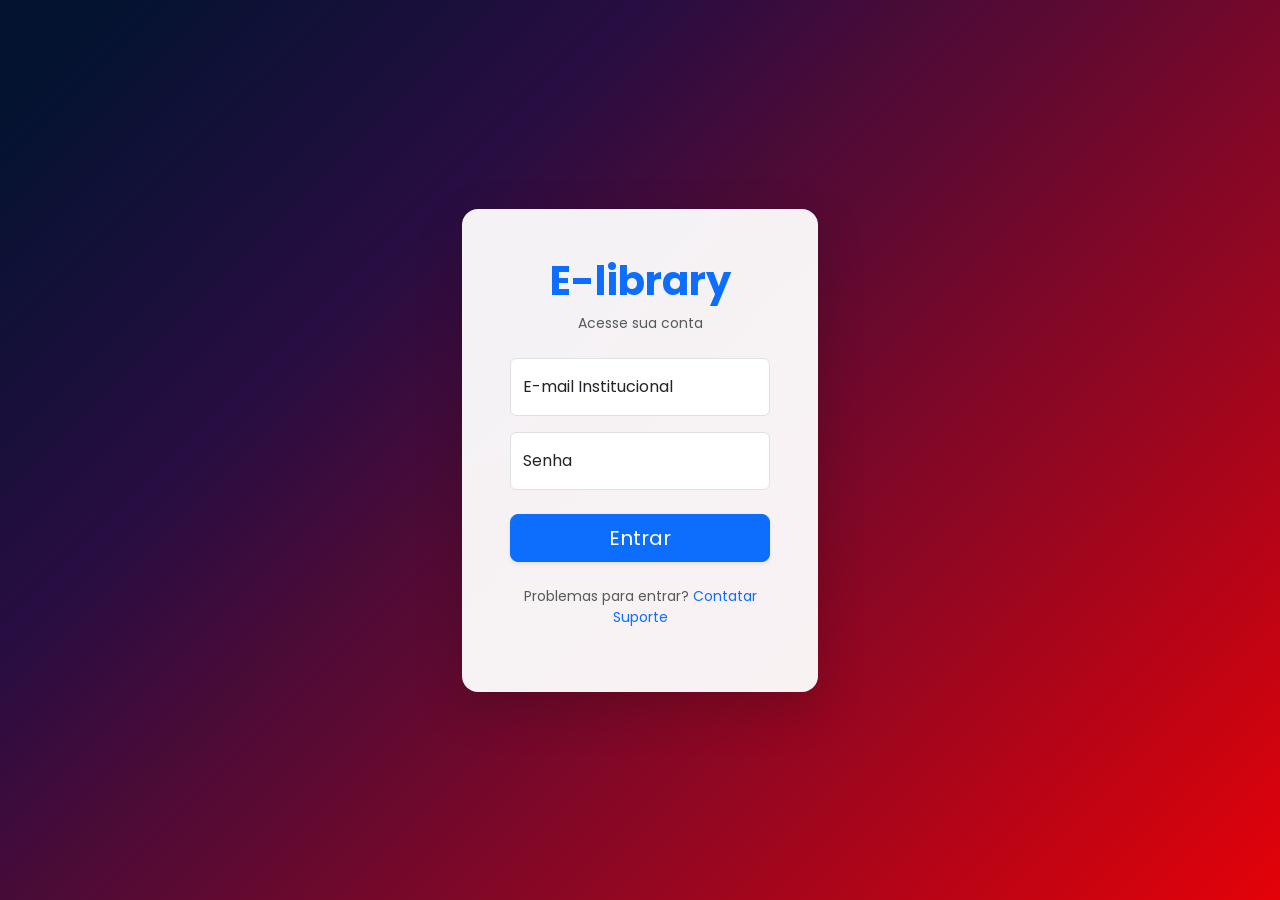
<file: index.html>
<!DOCTYPE html>
<html lang="pt-br">
<head>
    <meta charset="UTF-8">
    <meta name="viewport" content="width=device-width, initial-scale=1.0">
    <title>E-library | Login</title>
    <link href="https://cdn.jsdelivr.net/npm/bootstrap@5.3.0/dist/css/bootstrap.min.css" rel="stylesheet">
    <link href="https://fonts.googleapis.com/css2?family=Poppins:wght@300;400;600&display=swap" rel="stylesheet">
    <link rel="stylesheet" href="style.css">
</head>
<body class="d-flex align-items-center py-4 bg-light">

    <div class="container">
        <div class="row justify-content-center">
            <div class="col-12 col-md-6 col-lg-4">

                <div class="card shadow-lg border-0 rounded-4">
                    <div class="card-body p-5 text-center">

                        <header class="mb-4">
                            <h1 class="display-6 fw-bold text-primary">E-library</h1>
                            <p class="text-muted small">Acesse sua conta</p>
                        </header>

                        <form id="loginForm">
                            <div class="form-floating mb-3">
                                <input type="email" class="form-control" id="email" placeholder="nome@fatec.sp.gov.br" required>
                                <label for="email">E-mail Institucional</label>
                            </div>

                            <div class="form-floating mb-4">
                                <input type="password" class="form-control" id="password" placeholder="Senha" required>
                                <label for="password">Senha</label>
                            </div>

                            <button type="submit" id="btnSubmit" class="btn btn-primary btn-lg w-100 shadow-sm">Entrar</button>
                        </form>

                        <div class="mt-4">
                            <p class="small text-muted">Problemas para entrar? <a href="suporte.html" class="text-decoration-none">Contatar Suporte</a></p>
                        </div>

                    </div>
                </div>

            </div>
        </div>
    </div>

    <!-- Conversa com o back-end (login e sessão) -->
    <script src="api.js"></script>
    <script src="script.js"></script>

    <!-- VLibras -->
    <div vw class="enabled">
        <div vw-access-button class="active"></div>
        <div vw-plugin-wrapper>
            <div class="vw-plugin-top-wrapper"></div>
        </div>
    </div>
    <script src="https://vlibras.gov.br/app/vlibras-plugin.js"></script>
    <script>new window.VLibras.Widget('https://vlibras.gov.br/app');</script>
</body>
</html>
</file>
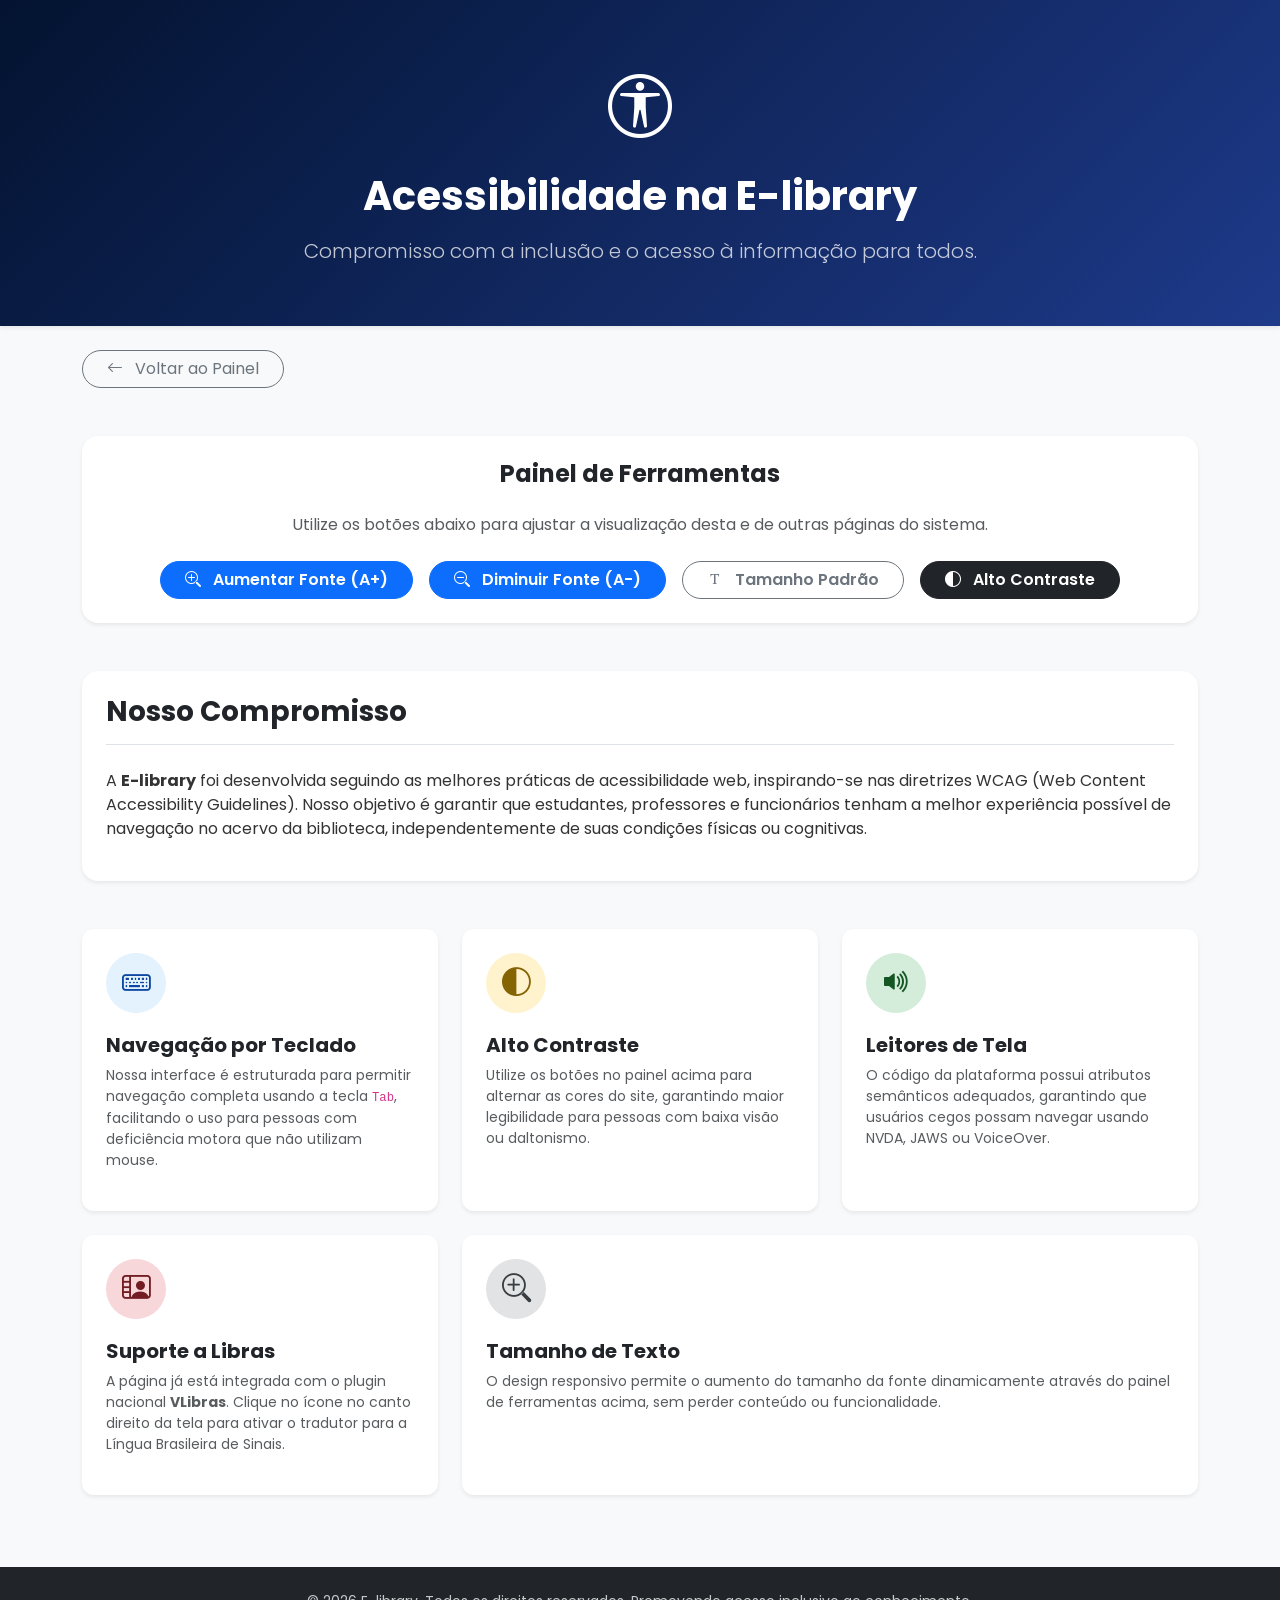
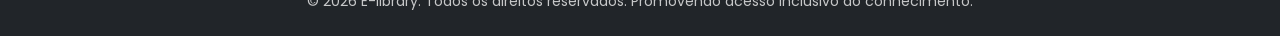
<file: acessibilidade.html>
<!DOCTYPE html>
<html lang="pt-br">
<head>
    <meta charset="UTF-8">
    <meta name="viewport" content="width=device-width, initial-scale=1.0">
    <title>E-library | Acessibilidade</title>
    <link rel="stylesheet" href="https://cdn.jsdelivr.net/npm/bootstrap-icons@1.11.1/font/bootstrap-icons.css">
    <link href="https://cdn.jsdelivr.net/npm/bootstrap@5.3.0/dist/css/bootstrap.min.css" rel="stylesheet">
    <link href="https://fonts.googleapis.com/css2?family=Poppins:wght@300;400;600&display=swap" rel="stylesheet">
    <style>
        /* Variáveis de Cores para Acessibilidade Dinâmica */
        :root {
            --bg-body: #f8f9fa;
            --text-main: #333333;
            --bg-card: #ffffff;
            --header-gradient: linear-gradient(135deg, #031330 0%, #1e3a8a 100%);
            --header-text: #ffffff;
            --icon-bg: #e3f2fd;
            --icon-color: #0d47a1;
            --btn-outline: #6c757d;
        }

        /* Classe de Alto Contraste (Ativada via JS) */
        body.alto-contraste {
            --bg-body: #000000 !important;
            --text-main: #ffffff !important;
            --bg-card: #121212 !important;
            --header-gradient: #000000 !important;
            --header-text: #ffff00 !important;
            --icon-bg: #000000 !important;
            --icon-color: #ffff00 !important;
            --btn-outline: #ffff00 !important;
        }

        body.alto-contraste * {
            border-color: #ffff00 !important;
        }

        body.alto-contraste .text-muted, 
        body.alto-contraste .text-dark {
            color: #ffffff !important;
        }

        body.alto-contraste .card,
        body.alto-contraste .btn {
            border: 1px solid #ffff00 !important;
            color: #ffff00 !important;
            background-color: #000000 !important;
        }

        /* Estilos Base */
        html { font-size: 16px; transition: font-size 0.3s ease; }
        
        body { 
            font-family: 'Poppins', sans-serif; 
            background-color: var(--bg-body); 
            color: var(--text-main);
            transition: background-color 0.3s, color 0.3s;
        }

        .header-acessibilidade {
            background: var(--header-gradient);
            color: var(--header-text);
            padding: 60px 0;
            text-align: center;
        }
        
        .header-acessibilidade i {
            font-size: 4rem;
            color: var(--header-text);
        }

        .card {
            background-color: var(--bg-card);
            color: var(--text-main);
        }

        .feature-card {
            border: none;
            border-radius: 12px;
            transition: all 0.3s ease;
            height: 100%;
        }

        .feature-card:hover {
            transform: translateY(-5px);
            box-shadow: 0 10px 20px rgba(0,0,0,0.1) !important;
        }

        .icon-box {
            width: 60px;
            height: 60px;
            background-color: var(--icon-bg);
            color: var(--icon-color);
            border-radius: 50%;
            display: flex;
            align-items: center;
            justify-content: center;
            font-size: 1.8rem;
            margin-bottom: 20px;
            border: 2px solid transparent;
        }
    </style>
</head>
<body>

    <!-- 1. WIDGET DO VLIBRAS -->
    <div vw class="enabled">
        <div vw-access-button class="active"></div>
        <div vw-plugin-wrapper>
            <div class="vw-plugin-top-wrapper"></div>
        </div>
    </div>

    <!-- Cabeçalho -->
    <div class="header-acessibilidade shadow-sm" tabindex="0">
        <div class="container">
            <i class="bi bi-universal-access-circle mb-3 d-inline-block" aria-hidden="true"></i>
            <h1 class="fw-bold mb-3">Acessibilidade na E-library</h1>
            <p class="lead mb-0 opacity-75">Compromisso com a inclusão e o acesso à informação para todos.</p>
        </div>
    </div>

    <!-- Navegação de Retorno -->
    <div class="container mt-4">
        <a href="home-aluno.html" class="btn btn-outline-secondary rounded-pill px-4" aria-label="Voltar para a página inicial do aluno">
            <i class="bi bi-arrow-left me-2"></i> Voltar ao Painel
        </a>
    </div>

    <!-- Conteúdo Principal -->
    <div class="container py-5">
        
        <!-- 2. PAINEL DE CONTROLES REAIS DE ACESSIBILIDADE -->
        <div class="row mb-5">
            <div class="col-12">
                <div class="card shadow-sm border-0 rounded-4 p-4 text-center" style="background-color: var(--bg-card);">
                    <h4 class="fw-bold text-dark mb-4" tabindex="0">Painel de Ferramentas</h4>
                    <p class="text-muted mb-4">Utilize os botões abaixo para ajustar a visualização desta e de outras páginas do sistema.</p>
                    
                    <div class="d-flex justify-content-center gap-3 flex-wrap">
                        <button class="btn btn-primary px-4 rounded-pill fw-semibold" onclick="alterarFonte(1)" aria-label="Aumentar o tamanho do texto">
                            <i class="bi bi-zoom-in me-2"></i> Aumentar Fonte (A+)
                        </button>
                        <button class="btn btn-primary px-4 rounded-pill fw-semibold" onclick="alterarFonte(-1)" aria-label="Diminuir o tamanho do texto">
                            <i class="bi bi-zoom-out me-2"></i> Diminuir Fonte (A-)
                        </button>
                        <button class="btn btn-outline-secondary px-4 rounded-pill fw-semibold" onclick="alterarFonte(0)" aria-label="Restaurar o tamanho original do texto">
                            <i class="bi bi-fonts me-2"></i> Tamanho Padrão
                        </button>
                        <button class="btn btn-dark px-4 rounded-pill fw-semibold" onclick="toggleAltoContraste()" aria-label="Ativar ou desativar o modo de alto contraste">
                            <i class="bi bi-circle-half me-2"></i> Alto Contraste
                        </button>
                    </div>
                </div>
            </div>
        </div>

        <div class="row g-4">
            <div class="col-12 mb-4">
                <div class="card shadow-sm border-0 rounded-4 p-4" tabindex="0">
                    <h3 class="fw-bold text-dark border-bottom pb-3 mb-4">Nosso Compromisso</h3>
                    <p>A <strong>E-library</strong> foi desenvolvida seguindo as melhores práticas de acessibilidade web, inspirando-se nas diretrizes WCAG (Web Content Accessibility Guidelines). Nosso objetivo é garantir que estudantes, professores e funcionários tenham a melhor experiência possível de navegação no acervo da biblioteca, independentemente de suas condições físicas ou cognitivas.</p>
                </div>
            </div>

            <!-- Card 1: Teclado -->
            <div class="col-md-6 col-lg-4">
                <div class="card feature-card shadow-sm p-4" tabindex="0">
                    <div class="icon-box">
                        <i class="bi bi-keyboard" aria-hidden="true"></i>
                    </div>
                    <h5 class="fw-bold text-dark">Navegação por Teclado</h5>
                    <p class="text-muted small">Nossa interface é estruturada para permitir navegação completa usando a tecla <code>Tab</code>, facilitando o uso para pessoas com deficiência motora que não utilizam mouse.</p>
                </div>
            </div>

            <!-- Card 2: Contraste -->
            <div class="col-md-6 col-lg-4">
                <div class="card feature-card shadow-sm p-4" tabindex="0">
                    <div class="icon-box" style="background-color: #fff3cd; color: #856404;">
                        <i class="bi bi-circle-half" aria-hidden="true"></i>
                    </div>
                    <h5 class="fw-bold text-dark">Alto Contraste</h5>
                    <p class="text-muted small">Utilize os botões no painel acima para alternar as cores do site, garantindo maior legibilidade para pessoas com baixa visão ou daltonismo.</p>
                </div>
            </div>

            <!-- Card 3: Leitor de Telas -->
            <div class="col-md-6 col-lg-4">
                <div class="card feature-card shadow-sm p-4" tabindex="0">
                    <div class="icon-box" style="background-color: #d4edda; color: #155724;">
                        <i class="bi bi-volume-up-fill" aria-hidden="true"></i>
                    </div>
                    <h5 class="fw-bold text-dark">Leitores de Tela</h5>
                    <p class="text-muted small">O código da plataforma possui atributos semânticos adequados, garantindo que usuários cegos possam navegar usando NVDA, JAWS ou VoiceOver.</p>
                </div>
            </div>

            <!-- Card 4: VLibras -->
            <div class="col-md-6 col-lg-4">
                <div class="card feature-card shadow-sm p-4" tabindex="0">
                    <div class="icon-box" style="background-color: #f8d7da; color: #721c24;">
                        <i class="bi bi-person-video2" aria-hidden="true"></i>
                    </div>
                    <h5 class="fw-bold text-dark">Suporte a Libras</h5>
                    <p class="text-muted small">A página já está integrada com o plugin nacional <strong>VLibras</strong>. Clique no ícone no canto direito da tela para ativar o tradutor para a Língua Brasileira de Sinais.</p>
                </div>
            </div>

            <!-- Card 5: Textos e Zoom -->
            <div class="col-md-6 col-lg-8">
                <div class="card feature-card shadow-sm p-4" tabindex="0">
                    <div class="icon-box" style="background-color: #e2e3e5; color: #383d41;">
                        <i class="bi bi-zoom-in" aria-hidden="true"></i>
                    </div>
                    <h5 class="fw-bold text-dark">Tamanho de Texto</h5>
                    <p class="text-muted small">O design responsivo permite o aumento do tamanho da fonte dinamicamente através do painel de ferramentas acima, sem perder conteúdo ou funcionalidade.</p>
                </div>
            </div>

        </div>
    </div>

    <!-- Rodapé -->
    <div class="bg-dark text-white text-center py-4 mt-4">
        <p class="mb-0 small opacity-75">&copy; 2026 E-library. Todos os direitos reservados. Promovendo acesso inclusivo ao conhecimento.</p>
    </div>
    <!-- Início da estrutura do VLibras -->
    <div vw class="enabled">
        <div vw-access-button class="active"></div>
            <div vw-plugin-wrapper>
            <div class="vw-plugin-top-wrapper"></div>
        </div>
    </div>
<!-- Fim da estrutura do VLibras -->

    <script src="https://cdn.jsdelivr.net/npm/bootstrap@5.3.0/dist/js/bootstrap.bundle.min.js"></script>
    
    <!-- 3. SCRIPTS FUNCIONAIS -->
    <!-- Script do VLibras -->
    <script src="https://vlibras.gov.br/app/vlibras-plugin.js"></script>
    <script>
        // Inicializa o VLibras
        new window.VLibras.Widget('https://vlibras.gov.br/app');

        // Lógica de Alto Contraste e Fonte
        let tamanhoFonteAtual = 16; 

        function aplicarAcessibilidadeSalva() {
            const fonteSalva = localStorage.getItem('acessibilidade_fonte');
            if (fonteSalva) {
                tamanhoFonteAtual = parseInt(fonteSalva);
                document.documentElement.style.fontSize = tamanhoFonteAtual + 'px';
            }

            const contrasteSalvo = localStorage.getItem('acessibilidade_contraste');
            if (contrasteSalvo === 'true') {
                document.body.classList.add('alto-contraste');
            }
        }

        function alterarFonte(acao) {
            if (acao === 1 && tamanhoFonteAtual < 24) { 
                tamanhoFonteAtual += 2;
            } else if (acao === -1 && tamanhoFonteAtual > 12) { 
                tamanhoFonteAtual -= 2;
            } else if (acao === 0) { 
                tamanhoFonteAtual = 16;
            }
            
            document.documentElement.style.fontSize = tamanhoFonteAtual + 'px';
            localStorage.setItem('acessibilidade_fonte', tamanhoFonteAtual);
        }

        function toggleAltoContraste() {
            document.body.classList.toggle('alto-contraste');
            const ativado = document.body.classList.contains('alto-contraste');
            localStorage.setItem('acessibilidade_contraste', ativado);
        }

        // Aplica as configurações assim que a página carrega
        window.addEventListener('DOMContentLoaded', aplicarAcessibilidadeSalva);
    </script>
</body>
</html>
</file>
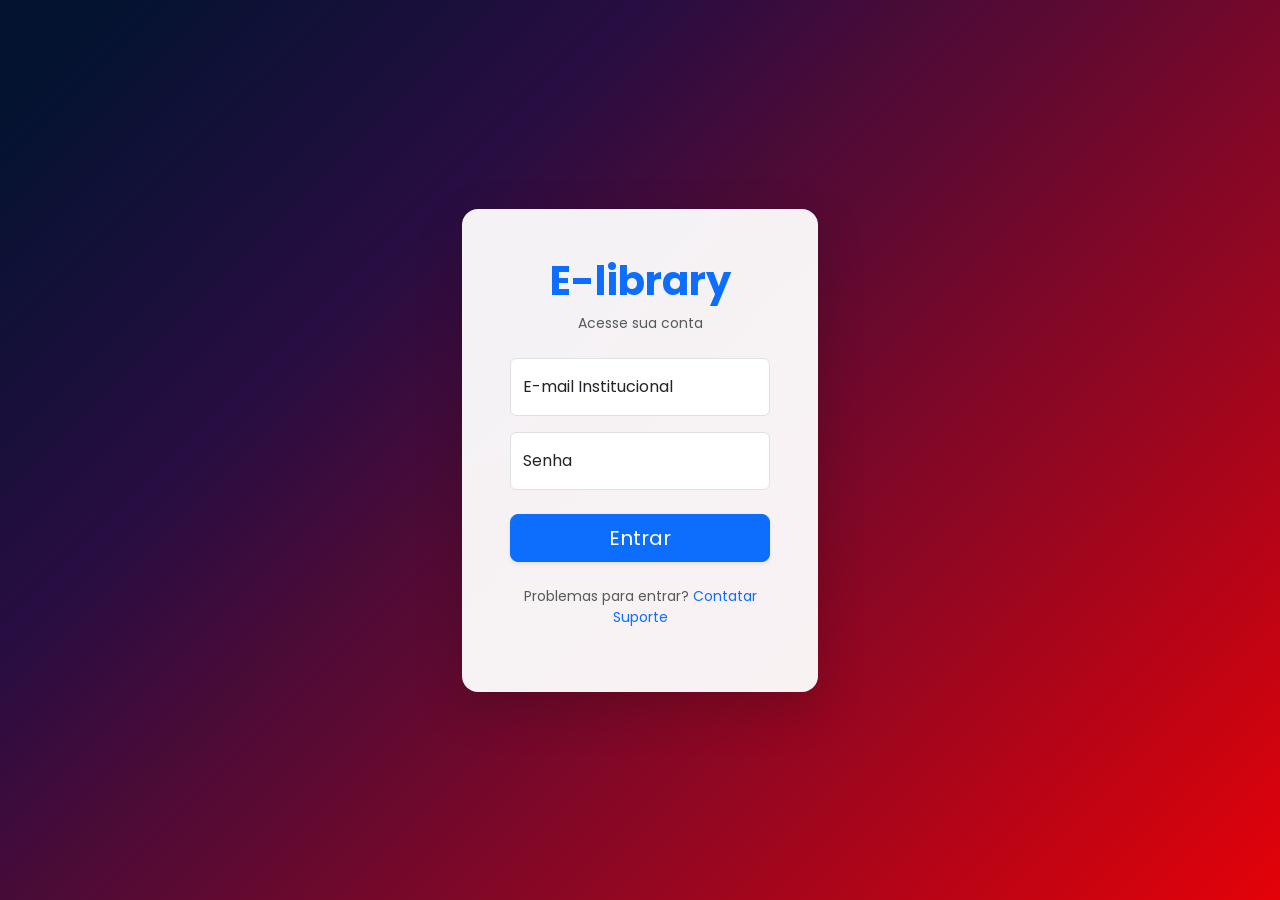
<file: home-aluno.html>
<!DOCTYPE html>
<html lang="pt-br">
<head>
    <meta charset="UTF-8">
    <meta name="viewport" content="width=device-width, initial-scale=1.0">
    <title>E-library | Biblioteca Virtual</title>
    <link rel="stylesheet" href="https://cdn.jsdelivr.net/npm/bootstrap-icons@1.11.1/font/bootstrap-icons.css">
    <link href="https://cdn.jsdelivr.net/npm/bootstrap@5.3.0/dist/css/bootstrap.min.css" rel="stylesheet">
    <link href="https://fonts.googleapis.com/css2?family=Poppins:wght@300;400;600&display=swap" rel="stylesheet">
    
    <style>
        /* VARIÁVEIS PARA ACESSIBILIDADE */
        :root {
            --bg-body: #f8f9fa;
            --text-main: #212529;
            --bg-card: #ffffff;
            --bg-nav: #031330;
            --text-nav: #ffffff;
            --btn-bg: #031330;
            --btn-text: #ffffff;
            --sidebar-gradient: linear-gradient(180deg, #021341 40%, #dc3545 100%);
        }

        /* TEMA ALTO CONTRASTE */
        body.alto-contraste {
            --bg-body: #000000 !important;
            --text-main: #ffffff !important;
            --bg-card: #121212 !important;
            --bg-nav: #000000 !important;
            --text-nav: #ffff00 !important;
            --btn-bg: #ffff00 !important;
            --btn-text: #000000 !important;
            --sidebar-gradient: #000000 !important;
        }

        body.alto-contraste * { border-color: #ffff00 !important; }
        body.alto-contraste .text-muted, body.alto-contraste .text-secondary { color: #dddddd !important; }
        body.alto-contraste .card, body.alto-contraste .sidebar, body.alto-contraste .navbar-custom { border: 1px solid #ffff00 !important; }

        /* ESTILOS BASE */
        html { font-size: 16px; transition: font-size 0.3s; }
        body { 
            font-family: 'Poppins', sans-serif; 
            background-color: var(--bg-body); 
            color: var(--text-main);
            overflow-x: hidden;
            transition: background-color 0.3s, color 0.3s;
        }

        /* SIDEBAR */
        .sidebar {
            position: fixed; top: 0; left: 0; height: 100vh; width: 80px;
            background: var(--sidebar-gradient);
            display: flex; flex-direction: column; align-items: center;
            padding-top: 20px; z-index: 1000; box-shadow: 3px 0 10px rgba(0,0,0,0.1);
        }

        .sidebar .brand-icon { font-size: 1.8rem; color: #fff; margin-bottom: 30px; }
        .sidebar-item {
            color: rgba(255,255,255,0.7); font-size: 1.4rem; margin-bottom: 20px;
            text-decoration: none; transition: all 0.2s; display: flex;
            justify-content: center; align-items: center; width: 50px; height: 50px; border-radius: 12px;
        }
        .sidebar-item:hover, .sidebar-item.active { color: #fff; background-color: rgba(255,255,255,0.1); }

        .main-content { margin-left: 80px; padding: 30px; }
        .navbar-custom { background-color: var(--bg-nav) !important; box-shadow: 0 2px 10px rgba(0,0,0,0.2); border-radius: 12px; }
        .navbar-brand { font-weight: 600; letter-spacing: 1px; color: var(--text-nav) !important;}

        /* CARDS LIVROS E EMPRÉSTIMOS */
        .card { background-color: var(--bg-card); color: var(--text-main); }
        .card-img-placeholder { height: 180px; background-color: #e9ecef; display: flex; align-items: center; justify-content: center; font-size: 3rem; color: #adb5bd; }
        .card-livro { transition: transform 0.2s; border: none; border-radius: 15px; overflow: hidden; box-shadow: 0 0.125rem 0.25rem rgba(0, 0, 0, 0.075); display: flex; flex-direction: column; }
        .card-livro:hover { transform: translateY(-5px); box-shadow: 0 0.5rem 1rem rgba(0, 0, 0, 0.15); }
        .card-livro h6 { color: var(--text-main) !important; }

        .card-alerta { border-left: 4px solid; border-radius: 8px; margin-bottom: 15px; height: 100%;}
        .alerta-normal { border-left-color: #198754; } 
        .alerta-urgente { border-left-color: #dc3545; background-color: #fff5f5; } 

        .btn-reservar { border-radius: 50px; font-weight: 600; background-color: var(--btn-bg); color: var(--btn-text); border: none; }
        .btn-reservar:hover { opacity: 0.8; color: var(--btn-text); }
        
        .acessibilidade-menu button { font-weight: 600; }
        
        /* CHATBOT WIDGET */
        #chat-widget-container { position: fixed; bottom: 25px; right: 25px; z-index: 9999; }
        #chat-toggle-btn { background: linear-gradient(135deg, #031330 0%, #1e3a8a 100%); color: white; border: none; border-radius: 50%; width: 60px; height: 60px; font-size: 24px; cursor: pointer; box-shadow: 0 6px 16px rgba(0,0,0,0.25); display: flex; align-items: center; justify-content: center; transition: transform 0.2s; }
        #chat-toggle-btn:hover { transform: scale(1.05); }
    </style>
</head>
<body>

    <!-- VLIBRAS -->
    <div vw class="enabled">
        <div vw-access-button class="active"></div>
        <div vw-plugin-wrapper>
            <div class="vw-plugin-top-wrapper"></div>
        </div>
    </div>

    <!-- Barra Lateral (Simplificada) -->
    <div class="sidebar">
        <div class="brand-icon"><i class="bi bi-book-half"></i></div>
        <a href="home-aluno.html" class="sidebar-item active" title="Página Inicial"><i class="bi bi-house-door-fill"></i></a>
        <a href="meus-emprestimos.html" class="sidebar-item" title="Histórico Completo"><i class="bi bi-journal-bookmark-fill"></i></a>
        <a href="minhas-solicitacoes.html" class="sidebar-item" title="Minhas Solicitações"><i class="bi bi-chat-square-text-fill"></i></a>
    </div>

    <div class="main-content">
        <nav class="navbar navbar-expand-lg navbar-dark navbar-custom mb-4 px-4">
            <div class="container-fluid">
                <a class="navbar-brand fw-bold" href="#">Painel do Aluno</a>
                <div class="ms-auto d-flex gap-3 align-items-center">
                    <a id="btnPainelTi" class="btn btn-outline-light rounded-pill px-3 fw-bold d-none" href="admin-funcionario.html"><i class="bi bi-gear me-1"></i> Painel de gestão</a>
                    <!-- Menu Acessibilidade -->
                    <div class="dropdown">
                        <button class="btn btn-outline-light rounded-pill px-3 fw-bold dropdown-toggle" type="button" data-bs-toggle="dropdown">
                            <i class="bi bi-universal-access-circle me-1"></i> Acessibilidade
                        </button>
                        <ul class="dropdown-menu dropdown-menu-end shadow acessibilidade-menu">
                            <li><button class="dropdown-item" onclick="alterarFonte(1)"><i class="bi bi-zoom-in me-2"></i> Aumentar (A+)</button></li>
                            <li><button class="dropdown-item" onclick="alterarFonte(-1)"><i class="bi bi-zoom-out me-2"></i> Diminuir (A-)</button></li>
                            <li><button class="dropdown-item" onclick="alterarFonte(0)"><i class="bi bi-fonts me-2"></i> Padrão (A)</button></li>
                            <li><hr class="dropdown-divider"></li>
                            <li><button class="dropdown-item" onclick="toggleAltoContraste()"><i class="bi bi-circle-half me-2"></i> Alto Contraste</button></li>
                        </ul>
                    </div>
                    <a class="btn btn-outline-light rounded-pill px-4 fw-bold" href="#" id="btnMeuPerfil">
                        <i class="bi bi-person-circle me-1"></i> Meu Perfil
                    </a>
                    <button class="btn btn-outline-light rounded-pill px-4 fw-bold" id="btnSair">
                        <i class="bi bi-box-arrow-right me-1"></i> Sair
                    </button>
                </div>
            </div>
        </nav>

        <div class="container-fluid py-2">
            
            <!-- SEÇÃO SUPERIOR: EMPRÉSTIMOS A VENCER -->
            <section id="secao-avisos" class="mb-5">
                <div class="d-flex justify-content-between align-items-center mb-3">
                    <h5 class="fw-bold text-uppercase small text-secondary mb-0"><i class="bi bi-exclamation-triangle-fill me-2 text-warning"></i>Empréstimos a Vencer</h5>
                    <a href="meus-emprestimos.html" class="text-decoration-none small fw-semibold text-primary">Ver Histórico Completo <i class="bi bi-arrow-right"></i></a>
                </div>
                
                <div class="p-4 bg-white rounded-4 shadow-sm">
                    <div id="lista-avisos-dinamica" class="row g-3">
                        <p class="text-muted small text-center my-3 w-100"><span class="spinner-border spinner-border-sm text-primary"></span> Verificando seus prazos...</p>
                    </div>
                </div>
            </section>

            <hr class="my-4 opacity-25">

            <!-- SEÇÃO INFERIOR: CATÁLOGO -->
            <section id="secao-catalogo">
                <h5 class="fw-bold mb-4 text-uppercase small text-secondary"><i class="bi bi-grid-fill me-2"></i>Catálogo Disponível</h5>
                
                <div class="input-group mb-4 shadow-sm rounded-3 mx-auto" style="max-width: 800px;">
                    <select class="form-select" id="select-filtro" style="max-width: 250px;">
                        <option value="titulo">Título do Livro</option>
                        <option value="autor">Autor</option>
                        <option value="editora">Editora</option>
                        <option value="isbn">ISBN</option>
                    </select>
                    <input type="text" class="form-control" id="input-termo" placeholder="Busque no acervo...">
                    <button class="btn btn-reservar px-4" style="border-radius: 0 6px 6px 0;" type="button" onclick="buscarLivros()">
                        <i class="bi bi-search"></i> Buscar
                    </button>
                </div>

                <!-- Lista de Livros -->
                <div id="lista-livros-dinamica" class="row g-4 align-items-stretch">
                    <!-- Inserido via JS -->
                </div>
            </section>

        </div>
    </div>

    <!-- Botão Fixo do Chatbot -->
    <div id="chat-widget-container">
        <button id="chat-toggle-btn" title="Falar com Bibliotecário Virtual">
            <i class="bi bi-chat-dots-fill"></i>
        </button>
    </div>

    <!-- SCRIPTS -->
    <script src="https://cdn.jsdelivr.net/npm/bootstrap@5.3.0/dist/js/bootstrap.bundle.min.js"></script>
    <script src="https://vlibras.gov.br/app/vlibras-plugin.js"></script>
    <script src="api.js"></script>
    <script src="chat.js"></script>
    
    <script>
        // Aluno e professor entram aqui; bibliotecário vai para a área administrativa
        exigirPapel(['aluno', 'professor', 'ti', 'bibliotecario']);

        new window.VLibras.Widget('https://vlibras.gov.br/app');

        document.getElementById('btnSair').addEventListener('click', sair);

        // --- NAVEGAÇÃO PERFIL (usa o papel que o back devolveu no login) ---
        function irParaPerfil(e) {
            e.preventDefault();
            window.location.href = ['ti', 'bibliotecario'].includes(getRole()) ? "perfil-professor.html" : "perfil-aluno.html";
        }
        document.getElementById('btnMeuPerfil').addEventListener('click', irParaPerfil);

        document.addEventListener('DOMContentLoaded', () => {
            if (['ti', 'bibliotecario'].includes(getRole())) document.getElementById('btnPainelTi').classList.remove('d-none');
        });

        // --- CARREGAR CATÁLOGO ---
        async function buscarLivros() {
            const filtro = document.getElementById('select-filtro').value;
            const termo = document.getElementById('input-termo').value;
            const container = document.getElementById('lista-livros-dinamica');
            
            container.innerHTML = '<div class="col-12 text-center text-muted mt-4"><span class="spinner-border text-primary"></span></div>';

            try {
                const url = `${BACKEND_URL}/api/livros/pesquisa?filtro=${filtro}&termo=${encodeURIComponent(termo)}`;
                const resposta = await fetch(url);

                if (!resposta.ok) throw new Error("Erro de conexão");
                const livros = await resposta.json();
                container.innerHTML = ''; 

                if (livros.length === 0) {
                    container.innerHTML = '<div class="col-12 text-center text-muted mt-4"><p>Nenhum livro encontrado.</p></div>';
                    return;
                }

                livros.forEach(livro => {
                    const statusReserva = livro.qtdDisponivel > 0 ? 'Reservar' : 'Indisponível';
                    const btnClass = livro.qtdDisponivel > 0 ? 'btn-reservar' : 'btn-secondary disabled';
                    
                    const cardHTML = `
                        <div class="col-12 col-md-6 col-lg-3">
                            <div class="card h-100 card-livro shadow-sm">
                                <div class="card-body text-center d-flex flex-column p-3">
                                    <h6 class="fw-bold mb-1 text-truncate" title="${livro.titulo}">${livro.titulo}</h6>
                                    <p class="small text-muted mb-1 text-truncate" title="${livro.autor}">${livro.autor}</p>
                                    <p class="small text-muted mb-2 text-truncate" style="font-size: 0.75rem;"><i class="bi bi-building"></i> ${livro.editora || 'N/I'}</p>
                                    <p class="small mb-3 fw-semibold text-primary">${livro.qtdDisponivel} disponíveis</p>
                                    <button class="btn btn-sm w-100 mt-auto ${btnClass}" onclick="efetuarReserva('${livro.id}', '${livro.titulo}', this)" ${livro.qtdDisponivel <= 0 ? 'disabled' : ''}>
                                        ${statusReserva}
                                    </button>
                                </div>
                            </div>
                        </div>`;
                    container.innerHTML += cardHTML;
                });
            } catch (error) {
                container.innerHTML = '<div class="col-12 text-center text-danger mt-4"><p>Erro ao conectar com a biblioteca.</p></div>';
            }
        }

        // --- EFETUAR RESERVA (o back confere multa, estoque e prazo) ---
        async function efetuarReserva(livroId, tituloLivro, btnClicado) {
            btnClicado.disabled = true;

            try {
                const resposta = await fetch(`${BACKEND_URL}/api/emprestimos/reservar`, {
                    method: 'POST',
                    headers: { 'Content-Type': 'application/json' },
                    body: JSON.stringify({ livroId })
                });

                if (!resposta.ok) {
                    alert(await resposta.text() || 'Não foi possível realizar a reserva.');
                    btnClicado.disabled = false;
                    buscarLivros();
                    return;
                }

                alert(`Solicitação de "${tituloLivro}" enviada! Passe no balcão da biblioteca para retirar.`);
                buscarLivros();              // atualiza o "disponíveis"
                carregarAvisosVencimento();

            } catch (erro) {
                alert('Erro de comunicação com o servidor.');
                btnClicado.disabled = false;
            }
        }

// --- CARREGAR AVISOS DE VENCIMENTO (só quase vencidos ou vencidos) ---
async function carregarAvisosVencimento() {
    const container = document.getElementById('lista-avisos-dinamica');

    try {
        const resposta = await fetch(`${BACKEND_URL}/api/emprestimos/meus`);
        if (!resposta.ok) throw new Error('Falha ao carregar os empréstimos');
        const emprestimos = await resposta.json();

        // Só entram os que estão com o usuário e vencem em até 3 dias (ou já venceram)
        const alertas = emprestimos
            .filter(emp => ['retirado', 'atrasado'].includes(emp.status) && emp.dataPrevista)
            .map(emp => ({ ...emp, dias: diasParaVencer(emp.dataPrevista) }))
            .filter(emp => emp.dias <= 3);

        // Aviso de multa pendente
        let avisoMulta = '';
        try {
            const r = await fetch(`${BACKEND_URL}/api/multas/minhas`);
            if (r.ok) {
                const pendentes = (await r.json()).filter(m => m.status === 'pendente');
                if (pendentes.length > 0) {
                    const total = pendentes.reduce((soma, m) => soma + Number(m.valor), 0);
                    avisoMulta = `<div class="col-12"><div class="alert alert-danger d-flex justify-content-between align-items-center mb-0">
                        <span><i class="bi bi-cash-coin me-2"></i>Você tem <strong>${formatarReal(total)}</strong> em multas pendentes.</span>
                        <a href="meus-emprestimos.html" class="btn btn-sm btn-danger rounded-pill">Pagar agora</a>
                    </div></div>`;
                }
            }
        } catch (e) { /* sem aviso de multa */ }

        if (alertas.length === 0) {
            container.innerHTML = avisoMulta + '<div class="col-12"><div class="alert alert-light text-center border small text-muted w-100 mb-0"><i class="bi bi-check-circle text-success me-2"></i>Nenhum empréstimo perto do vencimento.</div></div>';
            return;
        }

        let avisosHTML = avisoMulta;

        alertas.forEach(emp => {
            const titulo = esc(emp.livro?.titulo || 'Livro');
            const dataFormatada = new Date(emp.dataPrevista + 'T00:00:00').toLocaleDateString('pt-BR');

            let classeCard = 'alerta-urgente';
            let tag = '';
            let icone = '<i class="bi bi-bell-fill text-warning"></i>';
            let multa = '';

            if (emp.dias < 0) {
                classeCard = 'alerta-urgente border-danger';
                tag = `<span class="badge bg-danger">Atrasado (${Math.abs(emp.dias)} dia(s))</span>`;
                icone = '<i class="bi bi-exclamation-circle-fill text-danger"></i>';
                multa = `<p class="small text-danger fw-semibold mb-0 mt-2">Multa acumulada: ${formatarReal(Math.abs(emp.dias) * VALOR_MULTA_DIA)} (${formatarReal(VALOR_MULTA_DIA)} por dia)</p>`;
            } else {
                tag = `<span class="badge bg-warning text-dark">${emp.dias === 0 ? 'Vence hoje' : 'Vence em ' + emp.dias + ' dia(s)'}</span>`;
            }

            let acao = '';
            if (emp.renegociacaoStatus === 'pendente') {
                acao = '<span class="badge bg-info text-dark mt-2">Renegociação aguardando aprovação</span>';
            } else if (emp.renegociacaoStatus === 'recusada') {
                acao = '<span class="badge bg-secondary mt-2">Renegociação recusada</span>';
            } else if (!emp.renegociacaoStatus) {
                acao = `<button class="btn btn-outline-primary btn-sm rounded-pill w-100 mt-2" onclick="renegociar('${emp.id}')"><i class="bi bi-arrow-repeat me-1"></i>Renegociar prazo</button>`;
            }

            avisosHTML += `
                <div class="col-12 col-md-6 col-lg-4 mb-2">
                    <div class="card card-alerta p-3 shadow-sm bg-light ${classeCard}">
                        <h6 class="fw-bold mb-2 text-dark text-truncate" title="${titulo}" style="font-size: 0.9rem;">${icone} ${titulo}</h6>
                        <div class="d-flex justify-content-between align-items-center">
                            <span class="small text-muted fw-semibold">Devolver: ${dataFormatada}</span>
                            ${tag}
                        </div>
                        ${multa}
                        ${acao}
                    </div>
                </div>`;
        });

        container.innerHTML = avisosHTML;

    } catch (error) {
        container.innerHTML = '<p class="text-danger small">Erro ao carregar avisos.</p>';
    }
}

// --- RENEGOCIAR PRAZO ---
async function renegociar(id) {
    if (!confirm('Pedir mais prazo para este livro? O bibliotecário precisa aprovar.')) return;

    try {
        const resposta = await fetch(`${BACKEND_URL}/api/emprestimos/${id}/renegociar`, { method: 'POST' });

        alert(await resposta.text());
        if (resposta.ok) carregarAvisosVencimento();
    } catch (erro) {
        alert('Erro de comunicação com o servidor.');
    }
}

        document.addEventListener('DOMContentLoaded', () => {
            aplicarAcessibilidadeSalva();
            buscarLivros();
            carregarAvisosVencimento();
        });
    </script>
</body>
</html>
</file>
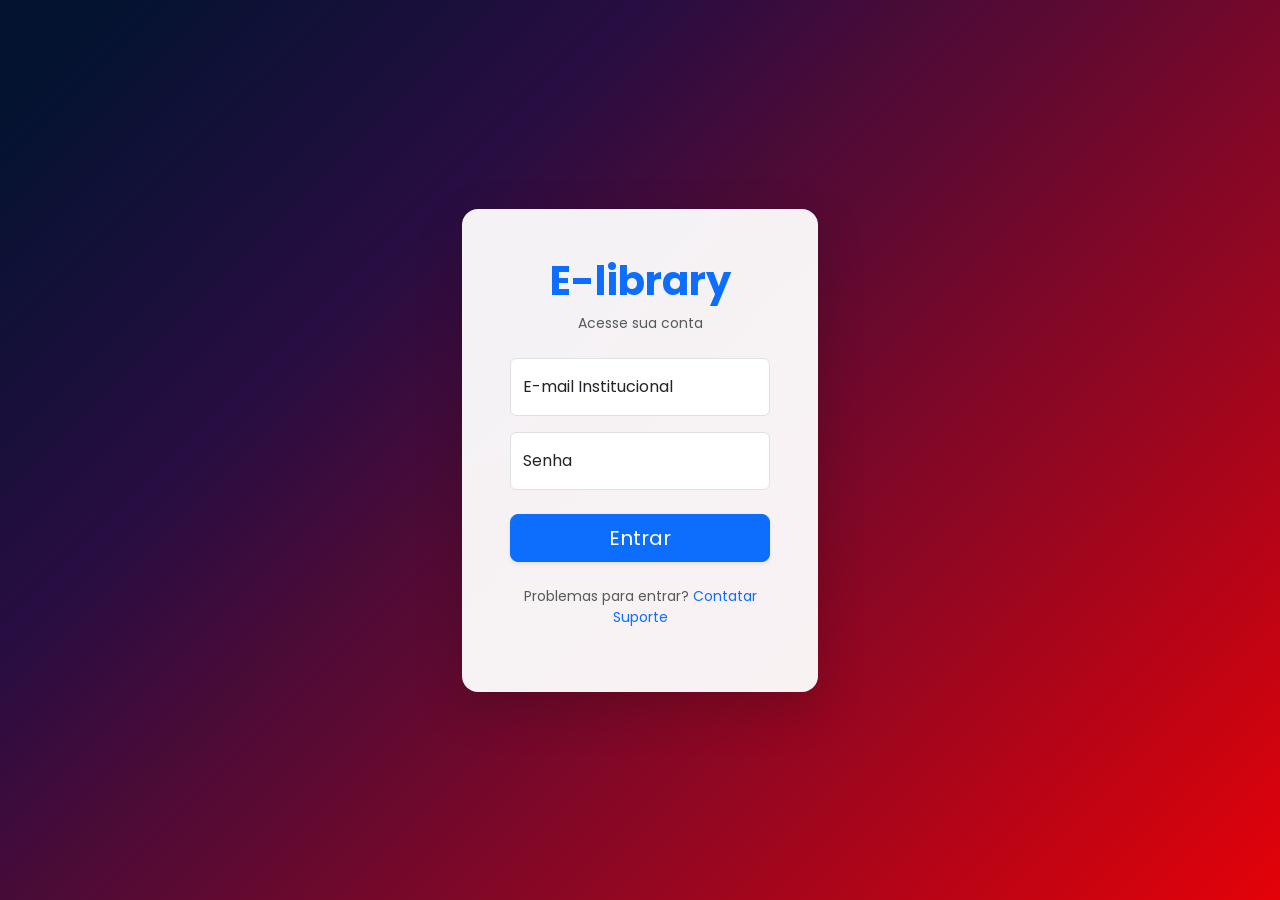
<file: meus-emprestimos.html>
<!DOCTYPE html>
<html lang="pt-br">
<head>
    <meta charset="UTF-8">
    <meta name="viewport" content="width=device-width, initial-scale=1.0">
    <title>e-library | Meus Empréstimos</title>
    <link rel="stylesheet" href="https://cdn.jsdelivr.net/npm/bootstrap-icons@1.11.1/font/bootstrap-icons.css">
    <link href="https://cdn.jsdelivr.net/npm/bootstrap@5.3.0/dist/css/bootstrap.min.css" rel="stylesheet">
    <link href="https://fonts.googleapis.com/css2?family=Poppins:wght@300;400;600&display=swap" rel="stylesheet">
    <style>
        body { font-family: 'Poppins', sans-serif; background-color: #f8f9fa; overflow-x: hidden; }
        .sidebar { position: fixed; top: 0; left: 0; height: 100vh; width: 80px; background: linear-gradient(180deg, #021341 40%, #dc3545 100%); display: flex; flex-direction: column; align-items: center; padding-top: 20px; z-index: 1000; box-shadow: 3px 0 10px rgba(0,0,0,0.1); }
        .sidebar .brand-icon { font-size: 1.8rem; color: #fff; margin-bottom: 30px; }
        .sidebar-item { color: rgba(255,255,255,0.7); font-size: 1.4rem; margin-bottom: 20px; text-decoration: none; transition: all 0.2s; display: flex; justify-content: center; align-items: center; width: 50px; height: 50px; border-radius: 12px; }
        .sidebar-item:hover, .sidebar-item.active { color: #fff; background-color: rgba(255,255,255,0.1); }
        .main-content { margin-left: 80px; padding: 30px; }
        .navbar-custom { background-color: #031330 !important; box-shadow: 0 2px 10px rgba(0,0,0,0.2); border-radius: 12px; }
        .card-emprestimo { border-left: 5px solid #0d6efd; border-radius: 10px; transition: transform 0.2s; }
        .card-emprestimo:hover { transform: translateY(-3px); }
        .card-emprestimo.cancelado { border-left-color: #6c757d; opacity: 0.7; }
        .card-emprestimo.atrasado { border-left-color: #dc3545; }

        /* Alto contraste */
        body.alto-contraste { background-color: #000 !important; color: #fff !important; }
        body.alto-contraste * { border-color: #ffff00 !important; }
        body.alto-contraste .card, body.alto-contraste .modal-content { background-color: #121212 !important; color: #fff !important; }
        body.alto-contraste .text-dark, body.alto-contraste .text-muted { color: #fff !important; }
    </style>
</head>
<body>

    <!-- Barra Lateral -->
    <div class="sidebar">
        <div class="brand-icon"><i class="bi bi-book-half"></i></div>
        <a href="home-aluno.html" class="sidebar-item" title="Página Inicial"><i class="bi bi-house-door-fill"></i></a>
        <a href="meus-emprestimos.html" class="sidebar-item active" title="Histórico Completo"><i class="bi bi-journal-bookmark-fill"></i></a>
        <a href="minhas-solicitacoes.html" class="sidebar-item" title="Minhas Solicitações"><i class="bi bi-chat-square-text-fill"></i></a>
    </div>

    <!-- Conteúdo Principal -->
    <div class="main-content">
        <nav class="navbar navbar-expand-lg navbar-dark navbar-custom mb-4 px-4">
            <div class="container-fluid">
                <a class="navbar-brand fw-bold" href="#">Gestão de Empréstimos e Reservas</a>
                <div class="ms-auto d-flex gap-3 align-items-center">
                    <!-- Menu Acessibilidade -->
                    <div class="dropdown">
                        <button class="btn btn-outline-light rounded-pill px-3 fw-bold dropdown-toggle" type="button" data-bs-toggle="dropdown">
                            <i class="bi bi-universal-access-circle me-1"></i> Acessibilidade
                        </button>
                        <ul class="dropdown-menu dropdown-menu-end shadow acessibilidade-menu">
                            <li><button class="dropdown-item" onclick="alterarFonte(1)"><i class="bi bi-zoom-in me-2"></i> Aumentar (A+)</button></li>
                            <li><button class="dropdown-item" onclick="alterarFonte(-1)"><i class="bi bi-zoom-out me-2"></i> Diminuir (A-)</button></li>
                            <li><button class="dropdown-item" onclick="alterarFonte(0)"><i class="bi bi-fonts me-2"></i> Padrão (A)</button></li>
                            <li><hr class="dropdown-divider"></li>
                            <li><button class="dropdown-item" onclick="toggleAltoContraste()"><i class="bi bi-circle-half me-2"></i> Alto Contraste</button></li>
                        </ul>
                    </div>
                    <button class="btn btn-outline-light rounded-pill px-4 fw-bold" id="btnSair">
                        <i class="bi bi-box-arrow-right me-1"></i> Sair
                    </button>
                </div>
            </div>
        </nav>

        <div class="container-fluid py-2">

            <!-- MULTAS (aparece só se o usuário tiver alguma) -->
            <section id="secaoMultas" class="mb-5 d-none">
                <h5 class="fw-bold mb-3 text-secondary text-uppercase small"><i class="bi bi-cash-coin me-2 text-danger"></i>Minhas Multas</h5>
                <div class="card border-0 shadow-sm rounded-4 p-3">
                    <div id="listaMultas" class="table-responsive"></div>
                </div>
            </section>

            <h5 class="fw-bold mb-4 text-secondary text-uppercase small">Itens Atuais</h5>

            <div class="row g-4" id="listaEmprestimos">
                <div class="col-12">
                    <p class="text-muted">Carregando seus empréstimos...</p>
                </div>
            </div>
        </div>
    </div>

    <!-- MODAL DE PAGAMENTO (SIMULADO) -->
    <div class="modal fade" id="modalPagamento" tabindex="-1">
        <div class="modal-dialog modal-dialog-centered"><div class="modal-content rounded-4">
            <div class="modal-header">
                <h5 class="modal-title fw-bold"><i class="bi bi-qr-code me-2"></i>Pagamento via PIX</h5>
                <button type="button" class="btn-close" data-bs-dismiss="modal"></button>
            </div>
            <div class="modal-body text-center">
                <input type="hidden" id="pagMultaId">
                <p class="mb-1 text-muted">Valor a pagar</p>
                <h2 class="fw-bold text-danger mb-3" id="pagValor"></h2>
                <div class="border rounded-3 p-3 mb-3 bg-light">
                    <i class="bi bi-qr-code" style="font-size: 5rem;"></i>
                    <p class="small text-muted mb-1 mt-2">Código PIX (copia e cola)</p>
                    <code id="pagCodigo" class="small"></code>
                </div>
                <div class="alert alert-warning small mb-0">
                    <i class="bi bi-info-circle me-1"></i> Ambiente de demonstração: o pagamento é <strong>simulado</strong> e nenhum valor é cobrado.
                </div>
            </div>
            <div class="modal-footer">
                <button type="button" class="btn btn-outline-secondary" data-bs-dismiss="modal">Cancelar</button>
                <button type="button" class="btn btn-success fw-bold" onclick="confirmarPagamento()">
                    <i class="bi bi-check-circle me-1"></i> Confirmar pagamento
                </button>
            </div>
        </div></div>
    </div>

    <div vw class="enabled">
        <div vw-access-button class="active"></div>
        <div vw-plugin-wrapper>
            <div class="vw-plugin-top-wrapper"></div>
        </div>
    </div>

    <script src="https://cdn.jsdelivr.net/npm/bootstrap@5.3.0/dist/js/bootstrap.bundle.min.js"></script>
    <script src="https://vlibras.gov.br/app/vlibras-plugin.js"></script>
    <script src="api.js"></script>
    <script>
        // Aluno e professor entram aqui; bibliotecário vai para o painel
        exigirPapel(['aluno', 'professor', 'ti', 'bibliotecario']);

        new window.VLibras.Widget('https://vlibras.gov.br/app');

        document.getElementById('btnSair').addEventListener('click', sair);

        function mostrarMensagem(texto) {
            document.getElementById('listaEmprestimos').innerHTML =
                `<div class="col-12"><p class="text-muted">${texto}</p></div>`;
        }

        function badgeDe(emp, dias) {
            if (emp.status === 'cancelado') return '<span class="badge bg-secondary rounded-pill">Cancelado</span>';
            if (emp.status === 'devolvido') return '<span class="badge bg-success rounded-pill">Devolvido</span>';
            if (emp.status === 'reposto') return '<span class="badge bg-success rounded-pill">Reposto</span>';
            if (emp.status === 'baixado') return '<span class="badge bg-dark rounded-pill">Extraviado</span>';
            if (emp.status === 'extraviado') return '<span class="badge bg-dark rounded-pill">Extraviado - reposição pendente</span>';
            if (emp.status === 'solicitado') return '<span class="badge bg-info text-dark rounded-pill">Reservado - aguardando retirada</span>';

            // retirado: mostra a situação do prazo
            if (dias < 0) return `<span class="badge bg-danger rounded-pill">Atrasado (${Math.abs(dias)} dia(s))</span>`;
            if (dias <= 3) return `<span class="badge bg-warning text-dark rounded-pill">${dias === 0 ? 'Vence hoje' : 'Vence em ' + dias + ' dia(s)'}</span>`;
            return '<span class="badge bg-success rounded-pill">No prazo</span>';
        }

        function formatarData(iso) {
            return iso ? new Date(iso + 'T00:00:00').toLocaleDateString('pt-BR') : 'Pendente';
        }

        // --- LISTAR EMPRÉSTIMOS (pelo back) ---
        async function carregarEmprestimos() {
            let emprestimos;

            try {
                const resposta = await fetch(`${BACKEND_URL}/api/emprestimos/meus`);
                if (!resposta.ok) throw new Error('Falha ao carregar');
                emprestimos = await resposta.json();
            } catch (erro) {
                mostrarMensagem("Erro ao carregar dados.");
                return;
            }

            if (!emprestimos || emprestimos.length === 0) {
                mostrarMensagem("Você não possui empréstimos ou reservas no momento.");
                return;
            }

            const container = document.getElementById('listaEmprestimos');
            container.innerHTML = '';

            emprestimos.forEach(emp => {
                const tituloLivro = emp.livro ? emp.livro.titulo : 'Livro não identificado';
                const emAndamento = emp.status === 'retirado' || emp.status === 'atrasado';
                const dias = emp.dataPrevista ? diasParaVencer(emp.dataPrevista) : 0;

                let extra = '';

                // Multa acumulada (livro atrasado e ainda não devolvido)
                if (emAndamento && dias < 0) {
                    extra += `<p class="small text-danger fw-semibold mt-3 mb-0"><i class="bi bi-exclamation-circle me-1"></i>Multa acumulada: ${formatarReal(Math.abs(dias) * VALOR_MULTA_DIA)} (${formatarReal(VALOR_MULTA_DIA)} por dia)</p>`;
                }

                // Extravio: prazo para repor
                if (emp.status === 'extraviado' && emp.reposicaoAte) {
                    extra += `<p class="small text-muted mt-3 mb-0"><i class="bi bi-box-seam me-1"></i>Entregue um exemplar novo até ${formatarData(emp.reposicaoAte)}.</p>`;
                }

                // Renegociação: vale para quem está a 3 dias de vencer ou já venceu
                if (emAndamento && dias <= 3) {
                    if (emp.renegociacaoStatus === 'pendente') {
                        extra += '<div class="mt-3"><span class="badge bg-info text-dark rounded-pill">Renegociação aguardando aprovação</span></div>';
                    } else if (emp.renegociacaoStatus === 'recusada') {
                        extra += '<div class="mt-3"><span class="badge bg-secondary rounded-pill">Renegociação recusada</span></div>';
                    } else if (!emp.renegociacaoStatus) {
                        extra += `<button class="btn btn-outline-primary btn-sm rounded-pill mt-3 w-100" onclick="renegociar('${emp.id}')">
                                      <i class="bi bi-arrow-repeat me-1"></i> Renegociar prazo
                                  </button>`;
                    }
                }
                if (emAndamento && emp.renegociacaoStatus === 'aprovada') {
                    extra += '<div class="mt-3"><span class="badge bg-success rounded-pill">Prazo renegociado</span></div>';
                }

                // Botão de cancelar só aparece enquanto o livro NÃO foi retirado
                if (emp.status === 'solicitado') {
                    extra += `<button class="btn btn-outline-danger btn-sm rounded-pill mt-3 w-100" onclick="cancelarReserva('${emp.id}')">
                                  <i class="bi bi-x-circle me-1"></i> Cancelar reserva
                              </button>`;
                }

                container.innerHTML += `
                    <div class="col-md-6 col-lg-4">
                        <div class="card card-emprestimo shadow-sm p-3 ${emp.status === 'cancelado' ? 'cancelado' : ''} ${emAndamento && dias < 0 ? 'atrasado' : ''}">
                            <h6 class="fw-bold text-dark mb-2">${esc(tituloLivro)}</h6>
                            <p class="text-muted small mb-1"><strong>Retirada:</strong> ${emp.status === 'solicitado' ? 'Pendente' : formatarData(emp.dataRetirada)}</p>
                            <p class="text-muted small mb-3"><strong>Devolução:</strong> ${formatarData(emp.dataPrevista)}</p>
                            <div>${badgeDe(emp, dias)}</div>
                            ${extra}
                        </div>
                    </div>`;
            });
        }

        // --- CANCELAR RESERVA ---
        async function cancelarReserva(id) {
            if (!confirm('Deseja cancelar esta reserva?')) return;
            await chamarBack(`/api/emprestimos/${id}/cancelar`, 'PUT', 'Reserva cancelada com sucesso!');
        }

        // --- RENEGOCIAR PRAZO ---
        async function renegociar(id) {
            if (!confirm('Pedir mais prazo para este livro? O bibliotecário precisa aprovar.')) return;
            await chamarBack(`/api/emprestimos/${id}/renegociar`, 'POST');
        }

        async function chamarBack(rota, metodo, mensagemOk) {
            try {
                const resposta = await fetch(`${BACKEND_URL}${rota}`, { method: metodo });
                const texto = await resposta.text();

                if (resposta.ok) {
                    alert(mensagemOk || texto);
                    carregarEmprestimos();
                } else {
                    alert(texto || 'Não foi possível concluir a operação.');
                }
            } catch (erro) {
                alert('Erro de comunicação com o servidor.');
            }
        }

        // --- MULTAS ---
        async function carregarMultas() {
            try {
                const resposta = await fetch(`${BACKEND_URL}/api/multas/minhas`);
                if (!resposta.ok) return;
                const multas = await resposta.json();

                const secao = document.getElementById('secaoMultas');
                if (!multas.length) { secao.classList.add('d-none'); return; }

                let html = `<table class="table align-middle mb-0">
                    <thead class="table-light"><tr><th>Livro</th><th>Dias de atraso</th><th>Valor</th><th>Situação</th><th class="text-end">Ação</th></tr></thead><tbody>`;

                multas.forEach(m => {
                    const pendente = m.status === 'pendente';
                    html += `<tr>
                        <td class="fw-semibold">${esc(m.emprestimo?.livro?.titulo)}</td>
                        <td>${m.diasAtraso}</td>
                        <td class="fw-semibold">${formatarReal(m.valor)}</td>
                        <td>${pendente
                            ? '<span class="badge bg-danger rounded-pill">Pendente</span>'
                            : '<span class="badge bg-success rounded-pill">Paga</span>'}</td>
                        <td class="text-end">${pendente
                            ? `<button class="btn btn-success btn-sm rounded-pill fw-bold" onclick="abrirPagamento('${m.id}', ${m.valor})"><i class="bi bi-qr-code me-1"></i>Pagar</button>`
                            : ''}</td>
                    </tr>`;
                });

                document.getElementById('listaMultas').innerHTML = html + '</tbody></table>';
                secao.classList.remove('d-none');
            } catch (erro) {
                console.error('Erro ao carregar multas:', erro);
            }
        }

        function abrirPagamento(id, valor) {
            document.getElementById('pagMultaId').value = id;
            document.getElementById('pagValor').textContent = formatarReal(valor);
            document.getElementById('pagCodigo').textContent = 'ELIBRARY-SIMULADO-' + id.slice(0, 8).toUpperCase();
            bootstrap.Modal.getOrCreateInstance(document.getElementById('modalPagamento')).show();
        }

        async function confirmarPagamento() {
            const id = document.getElementById('pagMultaId').value;

            try {
                const resposta = await fetch(`${BACKEND_URL}/api/multas/${id}/pagar`, { method: 'POST' });
                const texto = await resposta.text();

                if (resposta.ok) {
                    bootstrap.Modal.getInstance(document.getElementById('modalPagamento')).hide();
                    alert('Pagamento confirmado! Obrigado.');
                    carregarMultas();
                } else {
                    alert(texto || 'Não foi possível confirmar o pagamento.');
                }
            } catch (erro) {
                alert('Erro de comunicação com o servidor.');
            }
        }

        window.addEventListener('DOMContentLoaded', () => {
            aplicarAcessibilidadeSalva();
            carregarEmprestimos();
            carregarMultas();
        });
    </script>
</body>
</html>
</file>
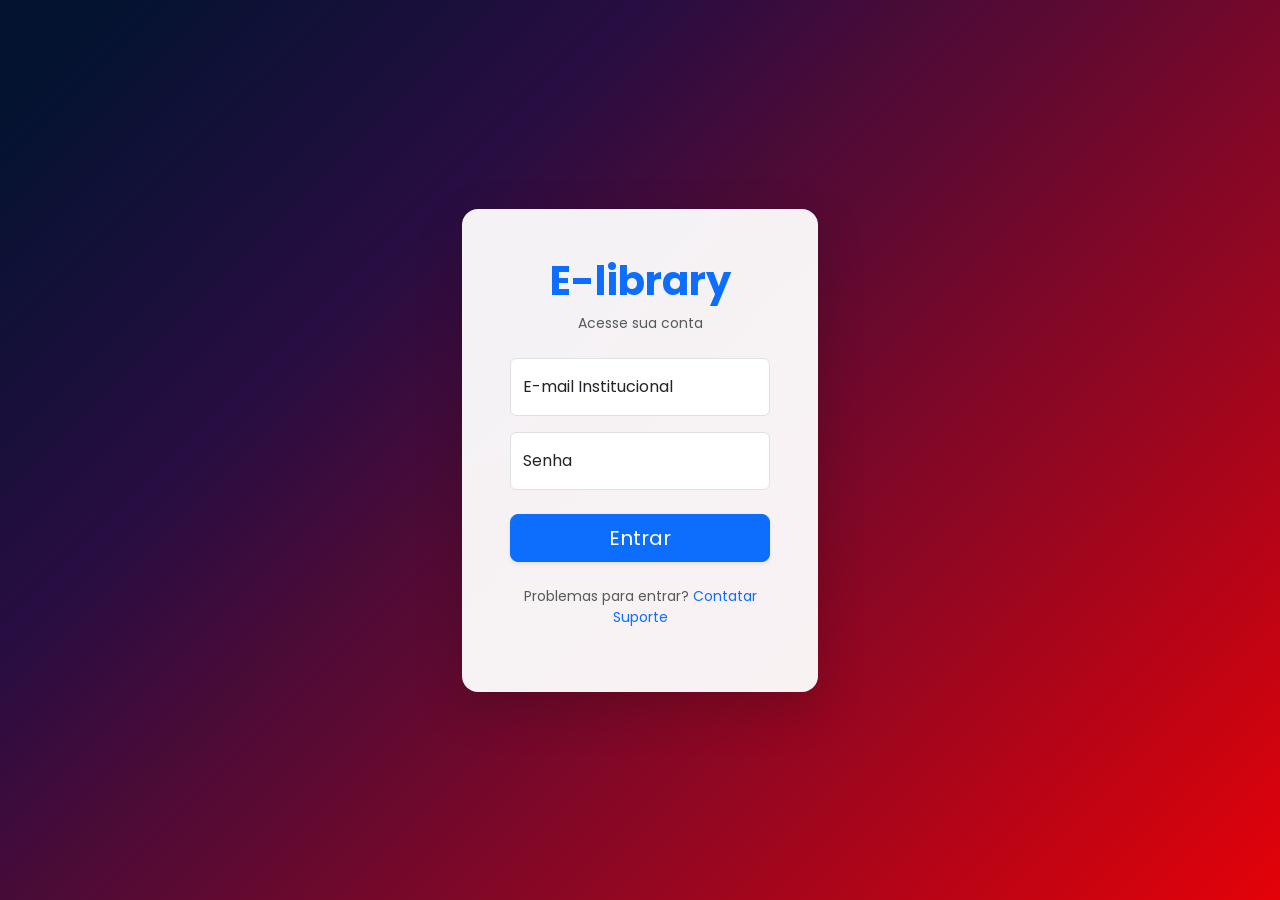
<file: minhas-solicitacoes.html>
<!DOCTYPE html>
<html lang="pt-br">
<head>
    <meta charset="UTF-8">
    <meta name="viewport" content="width=device-width, initial-scale=1.0">
    <title>E-library | Minhas Solicitações</title>
    <link href="https://cdn.jsdelivr.net/npm/bootstrap@5.3.0/dist/css/bootstrap.min.css" rel="stylesheet">
    <link rel="stylesheet" href="https://cdn.jsdelivr.net/npm/bootstrap-icons@1.11.1/font/bootstrap-icons.css">
    <link href="https://fonts.googleapis.com/css2?family=Poppins:wght@300;400;600&display=swap" rel="stylesheet">
    <style>
        body { font-family: 'Poppins', sans-serif; background-color: #f8f9fa; overflow-x: hidden; }
        .sidebar { position: fixed; top: 0; left: 0; height: 100vh; width: 80px; background: linear-gradient(180deg, #021341 40%, #dc3545 100%); display: flex; flex-direction: column; align-items: center; padding-top: 20px; z-index: 1000; box-shadow: 3px 0 10px rgba(0,0,0,0.1); }
        .sidebar .brand-icon { font-size: 1.8rem; color: #fff; margin-bottom: 30px; }
        .sidebar-item { color: rgba(255,255,255,0.7); font-size: 1.4rem; margin-bottom: 20px; text-decoration: none; transition: all 0.2s; display: flex; justify-content: center; align-items: center; width: 50px; height: 50px; border-radius: 12px; }
        .sidebar-item:hover, .sidebar-item.active { color: #fff; background-color: rgba(255,255,255,0.1); }
        .main-content { margin-left: 80px; padding: 30px; }
        .navbar-custom { background-color: #031330 !important; box-shadow: 0 2px 10px rgba(0,0,0,0.2); border-radius: 12px; }
        .bloco { background: #fff; border-radius: 14px; }
        .msg { border-radius: 12px; padding: 10px 14px; margin-bottom: 8px; word-wrap: break-word; }
        .msg-aluno { background: #eef2ff; }
        .msg-biblio { background: #ecfdf3; }

        /* Alto contraste */
        body.alto-contraste { background-color: #000 !important; color: #fff !important; }
        body.alto-contraste * { border-color: #ffff00 !important; }
        body.alto-contraste .bloco, body.alto-contraste .msg { background: #121212 !important; color: #fff !important; }
    </style>
</head>
<body>

    <div class="sidebar">
        <div class="brand-icon"><i class="bi bi-book-half"></i></div>
        <a href="home-aluno.html" class="sidebar-item" title="Página Inicial"><i class="bi bi-house-door-fill"></i></a>
        <a href="meus-emprestimos.html" class="sidebar-item" title="Histórico Completo"><i class="bi bi-journal-bookmark-fill"></i></a>
        <a href="minhas-solicitacoes.html" class="sidebar-item active" title="Minhas Solicitações"><i class="bi bi-chat-square-text-fill"></i></a>
    </div>

    <div class="main-content">
        <nav class="navbar navbar-expand-lg navbar-dark navbar-custom mb-4 px-4">
            <div class="container-fluid">
                <a class="navbar-brand fw-bold" href="#">Minhas Solicitações</a>
                <div class="ms-auto d-flex gap-3 align-items-center">
                    <div class="dropdown">
                        <button class="btn btn-outline-light rounded-pill px-3 fw-bold dropdown-toggle" type="button" data-bs-toggle="dropdown">
                            <i class="bi bi-universal-access-circle me-1"></i> Acessibilidade
                        </button>
                        <ul class="dropdown-menu dropdown-menu-end shadow">
                            <li><button class="dropdown-item" onclick="alterarFonte(1)"><i class="bi bi-zoom-in me-2"></i> Aumentar (A+)</button></li>
                            <li><button class="dropdown-item" onclick="alterarFonte(-1)"><i class="bi bi-zoom-out me-2"></i> Diminuir (A-)</button></li>
                            <li><button class="dropdown-item" onclick="alterarFonte(0)"><i class="bi bi-fonts me-2"></i> Padrão (A)</button></li>
                            <li><hr class="dropdown-divider"></li>
                            <li><button class="dropdown-item" onclick="toggleAltoContraste()"><i class="bi bi-circle-half me-2"></i> Alto Contraste</button></li>
                        </ul>
                    </div>
                    <button class="btn btn-outline-light rounded-pill px-4 fw-bold" id="btnSair">
                        <i class="bi bi-box-arrow-right me-1"></i> Sair
                    </button>
                </div>
            </div>
        </nav>

        <div class="container-fluid py-2">
            <h5 class="fw-bold mb-3 text-secondary text-uppercase small">Minhas solicitações</h5>
            <div class="d-flex flex-wrap gap-2 mb-4" role="group">
                <button class="btn btn-primary btn-sm rounded-pill px-4" id="filtroAndamento" onclick="filtrar('andamento')">Em andamento</button>
                <button class="btn btn-outline-primary btn-sm rounded-pill px-4" id="filtroFinalizadas" onclick="filtrar('finalizadas')">Finalizadas</button>
                <button class="btn btn-outline-primary btn-sm rounded-pill px-4" id="filtroEmail" onclick="filtrar('email')">Por e-mail</button>
            </div>
            <div id="listaConversas" class="mb-5">
                <p class="text-muted"><span class="spinner-border spinner-border-sm text-primary"></span> Carregando...</p>
            </div>
        </div>
    </div>

    <div vw class="enabled">
        <div vw-access-button class="active"></div>
        <div vw-plugin-wrapper>
            <div class="vw-plugin-top-wrapper"></div>
        </div>
    </div>

    <script src="https://cdn.jsdelivr.net/npm/bootstrap@5.3.0/dist/js/bootstrap.bundle.min.js"></script>
    <script src="api.js"></script>
    <script src="https://vlibras.gov.br/app/vlibras-plugin.js"></script>
    <script>
        let dadosSolicitacoes = null;
        let filtroAtual = 'andamento';

        if (exigirPapel(['aluno', 'professor'])) {
            window.addEventListener('DOMContentLoaded', () => {
                aplicarAcessibilidadeSalva();
                new window.VLibras.Widget('https://vlibras.gov.br/app');
                document.getElementById('btnSair').addEventListener('click', sair);
                carregar();
            });
        }

        const finalizada = c => String(c.status).toLowerCase() === 'resolvido';
        const dataHora = v => v ? new Date(v).toLocaleString('pt-BR') : '-';

        async function carregar() {
            try {
                const resposta = await fetch(`${API_URL}/api/minhas-solicitacoes`);
                if (!resposta.ok) throw new Error('Falha');
                dadosSolicitacoes = await resposta.json();
            } catch (erro) {
                document.getElementById('listaConversas').innerHTML = '<p class="text-danger">Erro ao carregar as solicitações.</p>';
                return;
            }

            filtrar(filtroAtual);

            // ao carregar a página, marca as respostas do bibliotecário como lidas
            for (const c of dadosSolicitacoes.conversas) {
                if (c.naoLidas > 0) {
                    fetch(`${API_URL}/api/chat/conversas/${c.id}/lida`, { method: 'PUT' });
                }
            }
        }

        function filtrar(f) {
            filtroAtual = f;

            const abas = { andamento: 'filtroAndamento', finalizadas: 'filtroFinalizadas', email: 'filtroEmail' };
            Object.entries(abas).forEach(([chave, id]) => {
                document.getElementById(id).className = 'btn btn-sm rounded-pill px-4 ' + (chave === f ? 'btn-primary' : 'btn-outline-primary');
            });

            const div = document.getElementById('listaConversas');

            if (f === 'email') {
                renderEmail(div);
                return;
            }

            // Em andamento: chats ainda abertos. Finalizadas: só os que o bibliotecário marcou como resolvidos.
            const lista = dadosSolicitacoes.conversas.filter(c => f === 'finalizadas' ? finalizada(c) : !finalizada(c));

            if (lista.length === 0) {
                div.innerHTML = `<p class="text-muted">${f === 'finalizadas' ? 'Nenhuma conversa finalizada pelo bibliotecário.' : 'Nenhuma conversa em andamento.'}</p>`;
                return;
            }

            div.innerHTML = lista.map(cardConversa).join('');
        }

        function badgeConversa(c) {
            if (finalizada(c)) return '<span class="badge bg-secondary rounded-pill">Finalizada</span>';
            if (String(c.status).toLowerCase() === 'respondido') return '<span class="badge bg-info text-dark rounded-pill">Respondida pelo bibliotecário</span>';
            return '<span class="badge bg-warning text-dark rounded-pill">Aguardando o bibliotecário</span>';
        }

        function anexosHtml(lista) {
            return (lista || []).map(a => `<button class="btn btn-sm btn-outline-secondary me-1 mt-1" onclick="baixarAnexo('${a.id}', this.dataset.nome)" data-nome="${esc(a.nome)}"><i class="bi bi-paperclip"></i> ${esc(a.nome)}</button>`).join('');
        }

        // Cada conversa vira um resumo; o conteúdo completo abre no botão "Abrir"
        function cardConversa(c) {
            const ultima = (c.respostas && c.respostas.length) ? c.respostas[c.respostas.length - 1] : null;
            const trecho = ultima ? ultima.texto : c.mensagem;
            const quem = ultima && ultima.autor === 'bibliotecario' ? 'Bibliotecário' : 'Você';

            return `<div class="bloco p-3 shadow-sm mb-3 d-flex justify-content-between align-items-center flex-wrap gap-2">
                <div style="min-width: 240px; flex: 1;">
                    <div class="small text-muted mb-1">Aberta em ${dataHora(c.criadoEm)}</div>
                    <div class="fw-semibold text-truncate" style="max-width: 560px;">${esc(trecho)}</div>
                    <div class="small text-muted">Última mensagem: ${quem}${c.naoLidas > 0 ? ` · <span class="badge bg-danger">${c.naoLidas} nova(s)</span>` : ''}</div>
                </div>
                <div class="d-flex align-items-center gap-2">
                    ${badgeConversa(c)}
                    <button class="btn btn-outline-primary btn-sm rounded-pill px-3" onclick="abrirConversaAluno('${c.id}')"><i class="bi bi-chat-text me-1"></i>Abrir</button>
                </div>
            </div>`;
        }

        function ensureModalConversaAluno() {
            if (document.getElementById('modalConversaAluno')) return;

            document.body.insertAdjacentHTML('beforeend', `
                <div class="modal fade" id="modalConversaAluno" tabindex="-1">
                    <div class="modal-dialog modal-dialog-centered modal-lg"><div class="modal-content rounded-4">
                        <div class="modal-header">
                            <h5 class="modal-title fw-bold" id="conversaAlunoTitulo"></h5>
                            <button type="button" class="btn-close" data-bs-dismiss="modal"></button>
                        </div>
                        <div class="modal-body" id="conversaAlunoCorpo"></div>
                    </div></div>
                </div>`);
        }

        function abrirConversaAluno(id) {
            const c = (dadosSolicitacoes.conversas || []).find(x => x.id === id);
            if (!c) return;

            ensureModalConversaAluno();

            const bloco = (classe, autor, texto, anexos, data) => `<div class="msg ${classe}">
                <b>${autor}</b> <span class="small text-muted">${dataHora(data)}</span><br>
                <span style="white-space: pre-wrap;">${esc(texto)}</span>
                <div>${anexosHtml(anexos)}</div>
            </div>`;

            const respostas = (c.respostas || []).map(r => r.autor === 'bibliotecario'
                ? bloco('msg-biblio', 'Bibliotecário', r.texto, r.anexos, r.criadoEm)
                : bloco('msg-aluno', 'Você', r.texto, r.anexos, r.criadoEm)).join('');

            const encerrada = finalizada(c);

            document.getElementById('conversaAlunoTitulo').textContent = 'Conversa com o bibliotecário';
            document.getElementById('conversaAlunoCorpo').innerHTML = `
                ${bloco('msg-aluno', 'Você', c.mensagem, c.anexos, c.criadoEm)}
                ${respostas}
                ${encerrada
                    ? '<p class="small text-muted mb-0 mt-2">Esta conversa foi finalizada pelo bibliotecário. Envie uma nova dúvida pelo chat para abrir outra.</p>'
                    : `<div class="mt-3">
                        <textarea class="form-control mb-2" rows="2" id="resp_${c.id}" maxlength="3000" placeholder="Responder ao bibliotecário..."></textarea>
                        <input type="file" class="form-control form-control-sm mb-2" id="file_${c.id}" accept=".jpg,.jpeg,.png,.pdf" multiple>
                        <button class="btn btn-primary btn-sm rounded-pill" onclick="responder('${c.id}')"><i class="bi bi-send me-1"></i>Enviar</button>
                      </div>`}`;

            bootstrap.Modal.getOrCreateInstance(document.getElementById('modalConversaAluno')).show();

            if (c.naoLidas > 0) {
                fetch(`${API_URL}/api/chat/conversas/${id}/lida`, { method: 'PUT' }).then(() => { c.naoLidas = 0; });
            }
        }

        async function responder(id) {
            const texto = document.getElementById('resp_' + id).value.trim();
            if (!texto) { alert('Escreva a sua mensagem antes de enviar.'); return; }

            const dados = new FormData();
            dados.append('texto', texto);
            for (const arquivo of document.getElementById('file_' + id).files) dados.append('arquivos', arquivo);

            try {
                const resposta = await fetch(`${API_URL}/api/chat/conversas/${id}/responder`, { method: 'POST', body: dados });
                const retorno = await resposta.text();
                if (!resposta.ok) { alert(retorno); return; }
                alert('Mensagem enviada ao bibliotecário.');
                await carregar();
                abrirConversaAluno(id);
            } catch (erro) {
                alert('Erro de comunicação com o servidor.');
            }
        }

        // Reclamações e pedidos de suporte de acesso: são enviados por e-mail para a ouvidoria
        function renderEmail(div) {
            const lista = dadosSolicitacoes.reclamacoes || [];

            if (lista.length === 0) {
                div.innerHTML = '<p class="text-muted mb-0">Você ainda não enviou reclamações nem pedidos de suporte.</p>';
                return;
            }

            div.innerHTML = `<div class="table-responsive"><table class="table align-middle mb-0">
                <thead class="table-light"><tr><th>Protocolo</th><th>Tipo</th><th>Situação</th><th>Data</th></tr></thead><tbody>` +
                lista.map(r => `<tr>
                    <td><code>${esc(r.protocolo)}</code></td>
                    <td>${r.tipo === 'suporte_acesso' ? 'Suporte de acesso' : 'Reclamação'}</td>
                    <td>${r.status_envio === 'enviada'
                        ? '<span class="badge bg-success rounded-pill">Enviada à ouvidoria</span>'
                        : '<span class="badge bg-danger rounded-pill">Falha no envio</span>'}</td>
                    <td class="small">${dataHora(r.criada_em)}</td>
                </tr>`).join('') + '</tbody></table></div>';
        }

        // Baixa um anexo com o token do usuário (o link direto não envia o token)
        async function baixarAnexo(id, nome) {
            try {
                const resposta = await fetch(`${API_URL}/api/anexos/${id}`);
                if (!resposta.ok) { alert('Não foi possível baixar o anexo.'); return; }

                const url = URL.createObjectURL(await resposta.blob());
                const link = document.createElement('a');
                link.href = url;
                link.download = nome || 'anexo';
                document.body.appendChild(link);
                link.click();
                link.remove();
                URL.revokeObjectURL(url);
            } catch (erro) {
                alert('Erro de comunicação com o servidor.');
            }
        }
    </script>
</body>
</html>
</file>
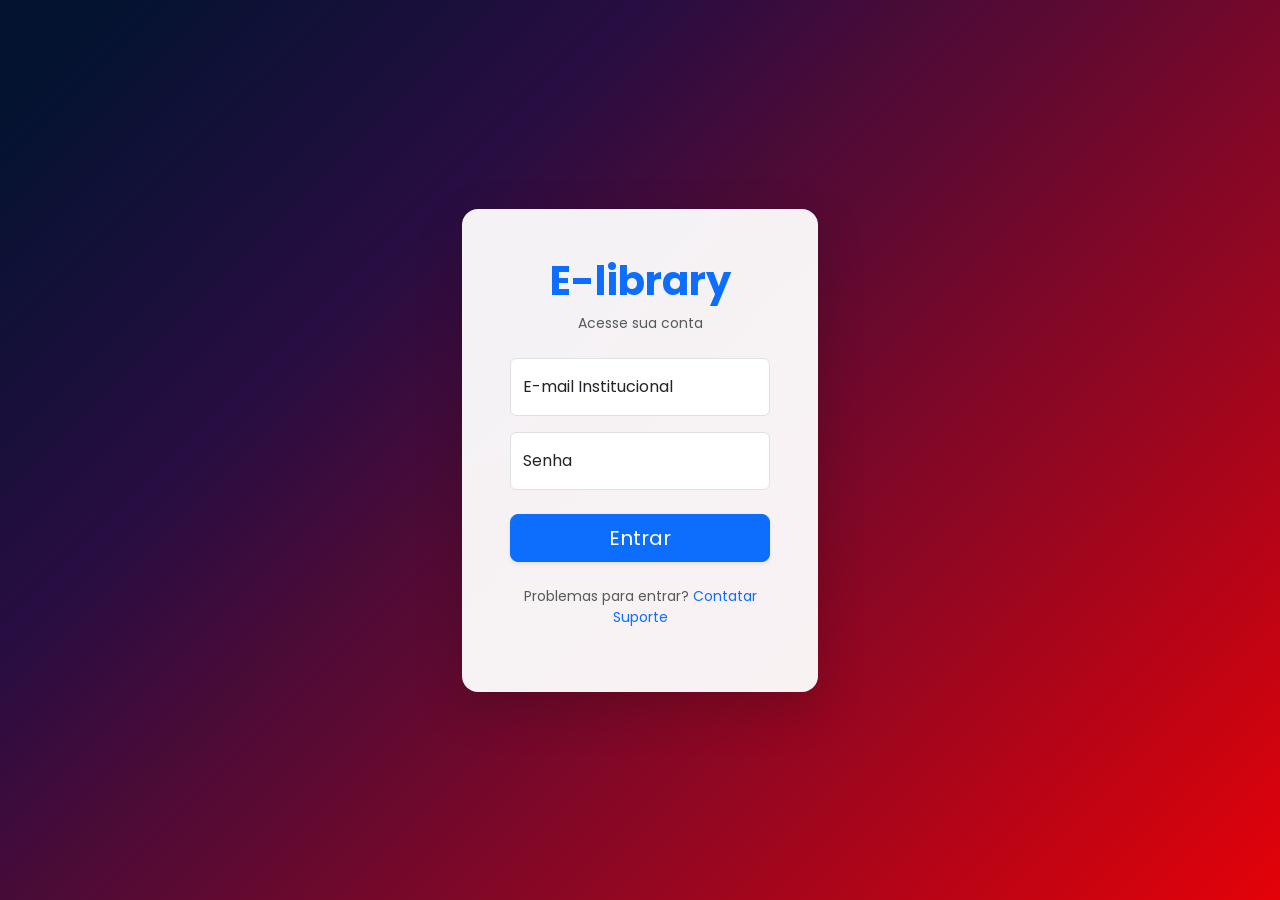
<file: perfil-aluno.html>
<!DOCTYPE html>
<html lang="pt-br">
<head>
    <meta charset="UTF-8">
    <meta name="viewport" content="width=device-width, initial-scale=1.0">
    <title>E-library | Perfil do Aluno</title>
    <link href="https://cdn.jsdelivr.net/npm/bootstrap@5.3.0/dist/css/bootstrap.min.css" rel="stylesheet">
    <link rel="stylesheet" href="https://cdn.jsdelivr.net/npm/bootstrap-icons@1.11.1/font/bootstrap-icons.css">
    <link href="https://fonts.googleapis.com/css2?family=Poppins:wght@300;400;600&display=swap" rel="stylesheet">
    <style>
        body { font-family: 'Poppins', sans-serif; background-color: #f4f7f6; }
        .profile-header { background: linear-gradient(135deg, #031330 30%, #b50f0f 100%); color: #fff; padding: 40px 0 70px; text-align: center; }
        .avatar { width: 140px; height: 140px; border-radius: 50%; border: 5px solid #fff; background: #fff; margin: 0 auto; overflow: hidden; display: flex; align-items: center; justify-content: center; box-shadow: 0 10px 25px rgba(0,0,0,.15); }
        .avatar img { width: 100%; height: 100%; object-fit: cover; }
        .avatar i { font-size: 5rem; color: #0a2350; }
        .info-card { border-radius: 20px; margin-top: -50px; border: none; }
        .label-custom { font-size: .75rem; color: #6c757d; text-transform: uppercase; letter-spacing: 1px; font-weight: 700; }
        .value-custom { color: #031330; font-weight: 600; font-size: 1.05rem; display: block; }
    </style>
</head>
<body>

<div class="profile-header">
    <h2 class="fw-bold mb-3">Meu Perfil</h2>
    <div class="avatar mb-2">
        <i class="bi bi-person-circle" id="avatarIcone"></i>
        <img id="avatarImg" alt="Foto de perfil" hidden>
    </div>
    <h3 class="fw-bold mb-0 mt-3" id="nomeUsuario">Carregando...</h3>
    <p class="text-white-50 mb-0">Usuário da biblioteca</p>
</div>

<div class="container mb-5">
    <div class="row justify-content-center">
        <div class="col-md-8 col-lg-7">
            <div class="card info-card shadow-lg p-4">
                <div class="row g-4 text-start">
                    <div class="col-md-6">
                        <label class="label-custom d-block">E-mail institucional</label>
                        <span class="value-custom" id="emailUsuario">Carregando...</span>
                    </div>
                    <div class="col-md-6">
                        <label class="label-custom d-block">RGM</label>
                        <span class="value-custom" id="rgmUsuario">Carregando...</span>
                    </div>
                    <div class="col-md-6">
                        <label class="label-custom d-block">Curso</label>
                        <span class="value-custom" id="cursoUsuario">Carregando...</span>
                    </div>
                </div>

                <hr class="my-4 opacity-25">

                <h6 class="fw-bold">Foto de perfil</h6>
                <div class="d-flex flex-wrap gap-2 align-items-center">
                    <input type="file" id="fotoInput" accept=".jpg,.jpeg,.png" class="form-control form-control-sm" style="max-width: 320px;">
                    <button class="btn btn-primary btn-sm rounded-pill" id="btnFoto" type="button"><i class="bi bi-camera me-1"></i>Enviar foto</button>
                </div>
                <div class="form-text mb-3">JPG ou PNG, até 2 MB.</div>

                <div class="form-check form-switch mb-2">
                    <input class="form-check-input" type="checkbox" id="notifEmail">
                    <label class="form-check-label fw-semibold" for="notifEmail">Receber avisos de prazo por e-mail</label>
                    <div class="form-text">Enviamos um aviso 3 dias antes do vencimento e, se o livro estiver atrasado, a cada 3 dias. Você pode desativar quando quiser.</div>
                </div>

                <hr class="my-4 opacity-25">

                <div class="d-flex flex-wrap justify-content-center gap-3">
                    <a href="home-aluno.html" class="btn btn-outline-primary rounded-pill px-4">Voltar para Home</a>
                    <button class="btn btn-outline-secondary rounded-pill px-4" type="button" data-tema-btn="1"></button>
                    <button id="btnLogout" class="btn btn-outline-danger rounded-pill px-4" type="button">Sair</button>
                </div>
            </div>
        </div>
    </div>
</div>

<script src="api.js"></script>
<script>
    if (exigirPapel(['aluno', 'professor'])) {
        window.addEventListener('DOMContentLoaded', carregarPerfil);
    }

    async function carregarPerfil() {
        aplicarAcessibilidadeSalva();

        try {
            const resposta = await fetch(`${API_URL}/api/me`);
            if (!resposta.ok) throw new Error('Falha ao carregar o perfil');
            const u = await resposta.json();

            document.getElementById('nomeUsuario').textContent = u.nome;
            document.getElementById('emailUsuario').textContent = u.email;
            document.getElementById('rgmUsuario').textContent = u.rgm || 'Não possui';
            document.getElementById('cursoUsuario').textContent = u.curso || 'Não cadastrado';
            const notif = document.getElementById('notifEmail');
            notif.checked = !!u.notificarEmail;
            notif.addEventListener('change', async () => {
                const resposta = await fetch(`${API_URL}/api/me/preferencias`, {
                    method: 'PUT',
                    headers: { 'Content-Type': 'application/json' },
                    body: JSON.stringify({ notificarEmail: notif.checked })
                });
                const texto = await resposta.text();
                alert(texto);
                if (!resposta.ok) notif.checked = !notif.checked;
            });

            if (u.temFoto) carregarFoto();
        } catch (erro) {
            document.getElementById('nomeUsuario').textContent = 'Erro ao carregar o perfil';
        }
    }

    async function carregarFoto() {
        const resposta = await fetch(`${API_URL}/api/me/foto`);
        if (!resposta.ok) return;

        const imagem = document.getElementById('avatarImg');
        imagem.src = URL.createObjectURL(await resposta.blob());
        imagem.hidden = false;
        document.getElementById('avatarIcone').hidden = true;
    }

    document.getElementById('btnFoto').addEventListener('click', async () => {
        const arquivo = document.getElementById('fotoInput').files[0];
        if (!arquivo) { alert('Escolha uma imagem JPG ou PNG.'); return; }

        const dados = new FormData();
        dados.append('foto', arquivo);

        try {
            const resposta = await fetch(`${API_URL}/api/me/foto`, { method: 'POST', body: dados });
            const texto = await resposta.text();
            alert(texto);
            if (resposta.ok) {
                document.getElementById('fotoInput').value = '';
                carregarFoto();
            }
        } catch (erro) {
            alert('Erro de comunicação com o servidor.');
        }
    });

    document.getElementById('btnLogout').addEventListener('click', sair);
</script>
</body>
</html>
</file>
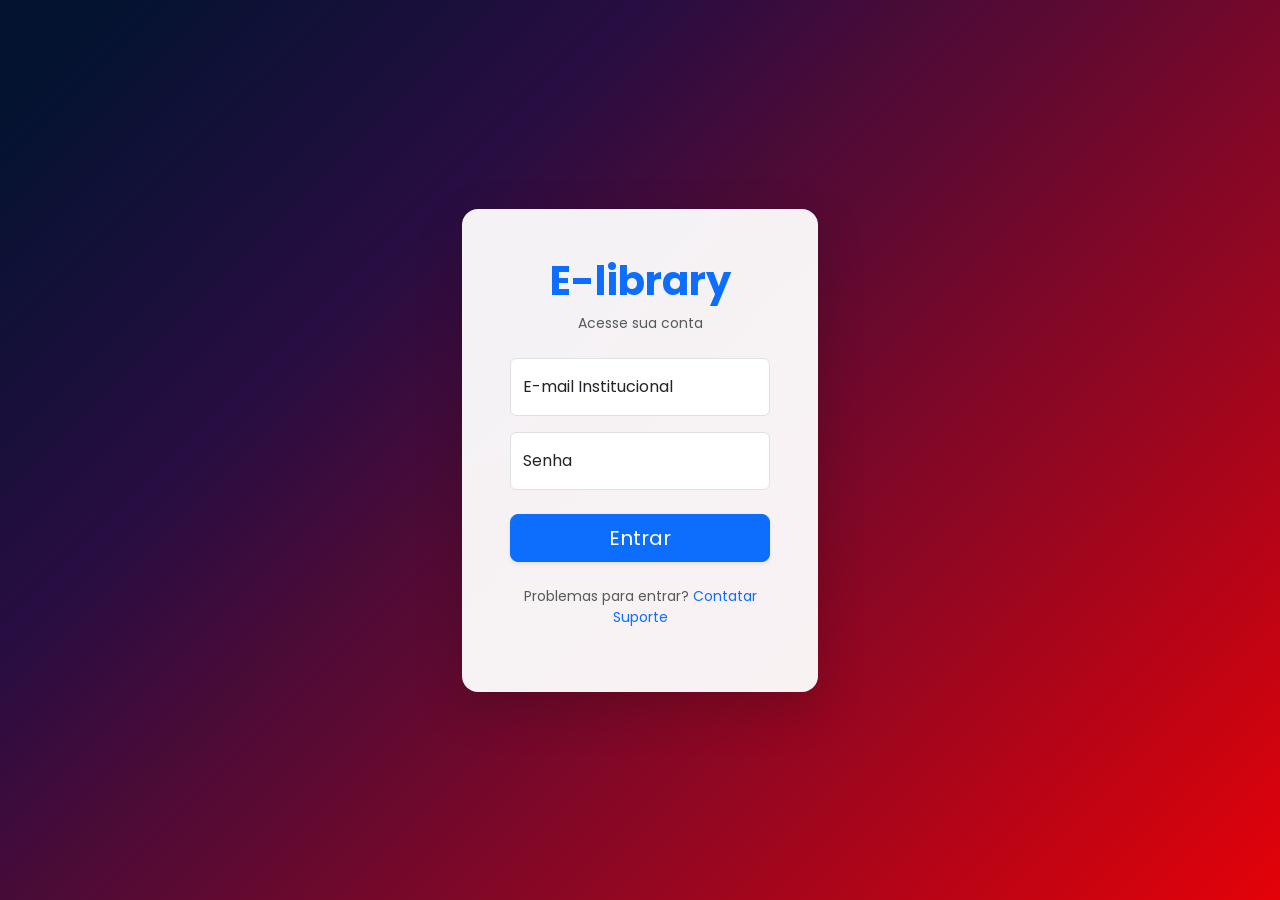
<file: perfil-professor.html>
<!DOCTYPE html>
<html lang="pt-br">
<head>
    <meta charset="UTF-8">
    <meta name="viewport" content="width=device-width, initial-scale=1.0">
    <title>E-library | Perfil do Bibliotecário</title>
    <link href="https://cdn.jsdelivr.net/npm/bootstrap@5.3.0/dist/css/bootstrap.min.css" rel="stylesheet">
    <link rel="stylesheet" href="https://cdn.jsdelivr.net/npm/bootstrap-icons@1.11.1/font/bootstrap-icons.css">
    <link href="https://fonts.googleapis.com/css2?family=Poppins:wght@300;400;600&display=swap" rel="stylesheet">
    <style>
        body { font-family: 'Poppins', sans-serif; background-color: #f4f7f6; }
        .profile-header { background: linear-gradient(135deg, #041b5b 3%, #dc3545 100%); color: #fff; padding: 40px 0 70px; text-align: center; }
        .avatar { width: 140px; height: 140px; border-radius: 50%; border: 5px solid #fff; background: #fff; margin: 0 auto; overflow: hidden; display: flex; align-items: center; justify-content: center; box-shadow: 0 10px 25px rgba(0,0,0,.15); }
        .avatar img { width: 100%; height: 100%; object-fit: cover; }
        .avatar i { font-size: 5rem; color: #0a2350; }
        .info-card { border-radius: 20px; margin-top: -50px; border: none; }
        .label-custom { font-size: .75rem; color: #6c757d; text-transform: uppercase; letter-spacing: 1px; font-weight: 700; }
        .value-custom { color: #031330; font-weight: 600; font-size: 1.05rem; display: block; }
    </style>
</head>
<body>

<div class="profile-header">
    <h2 class="fw-bold mb-3">Meu Perfil</h2>
    <div class="avatar mb-2">
        <i class="bi bi-person-badge-fill" id="avatarIcone"></i>
        <img id="avatarImg" alt="Foto de perfil" hidden>
    </div>
    <h3 class="fw-bold mb-0 mt-3" id="nomeUsuario">Carregando...</h3>
    <p class="text-white-50 mb-0">Bibliotecário(a)</p>
</div>

<div class="container mb-5">
    <div class="row justify-content-center">
        <div class="col-md-8 col-lg-7">
            <div class="card info-card shadow-lg p-4">
                <div class="row g-4 text-start">
                    <div class="col-md-6">
                        <label class="label-custom d-block">E-mail institucional</label>
                        <span class="value-custom" id="emailUsuario">Carregando...</span>
                    </div>
                    <div class="col-md-6">
                        <label class="label-custom d-block">Privilégio no sistema</label>
                        <span class="badge bg-danger rounded-pill px-3 py-2">Administrador do sistema</span>
                    </div>
                </div>

                <hr class="my-4 opacity-25">

                <h6 class="fw-bold">Foto de perfil</h6>
                <div class="d-flex flex-wrap gap-2 align-items-center">
                    <input type="file" id="fotoInput" accept=".jpg,.jpeg,.png" class="form-control form-control-sm" style="max-width: 320px;">
                    <button class="btn btn-primary btn-sm rounded-pill" id="btnFoto" type="button"><i class="bi bi-camera me-1"></i>Enviar foto</button>
                </div>
                <div class="form-text mb-3">JPG ou PNG, até 2 MB.</div>

                

                <hr class="my-4 opacity-25">

                <div class="d-flex flex-wrap justify-content-center gap-3">
                    <a href="admin-funcionario.html" class="btn btn-outline-primary rounded-pill px-4 fw-semibold"><i class="bi bi-gear-fill me-1"></i> Painel de Gestão</a>
                    <button class="btn btn-outline-secondary rounded-pill px-4" type="button" data-tema-btn="1"></button>
                    <button id="btnLogout" class="btn btn-outline-danger rounded-pill px-4" type="button">Sair</button>
                </div>
            </div>
        </div>
    </div>
</div>

<script src="api.js"></script>
<script>
    if (exigirPapel(['bibliotecario', 'ti'])) {
        window.addEventListener('DOMContentLoaded', carregarPerfil);
    }

    async function carregarPerfil() {
        aplicarAcessibilidadeSalva();

        try {
            const resposta = await fetch(`${API_URL}/api/me`);
            if (!resposta.ok) throw new Error('Falha ao carregar o perfil');
            const u = await resposta.json();

            document.getElementById('nomeUsuario').textContent = u.nome;
            document.getElementById('emailUsuario').textContent = u.email;
            
            

            if (u.temFoto) carregarFoto();
        } catch (erro) {
            document.getElementById('nomeUsuario').textContent = 'Erro ao carregar o perfil';
        }
    }

    async function carregarFoto() {
        const resposta = await fetch(`${API_URL}/api/me/foto`);
        if (!resposta.ok) return;

        const imagem = document.getElementById('avatarImg');
        imagem.src = URL.createObjectURL(await resposta.blob());
        imagem.hidden = false;
        document.getElementById('avatarIcone').hidden = true;
    }

    document.getElementById('btnFoto').addEventListener('click', async () => {
        const arquivo = document.getElementById('fotoInput').files[0];
        if (!arquivo) { alert('Escolha uma imagem JPG ou PNG.'); return; }

        const dados = new FormData();
        dados.append('foto', arquivo);

        try {
            const resposta = await fetch(`${API_URL}/api/me/foto`, { method: 'POST', body: dados });
            const texto = await resposta.text();
            alert(texto);
            if (resposta.ok) {
                document.getElementById('fotoInput').value = '';
                carregarFoto();
            }
        } catch (erro) {
            alert('Erro de comunicação com o servidor.');
        }
    });

    document.getElementById('btnLogout').addEventListener('click', sair);
</script>
</body>
</html>
</file>
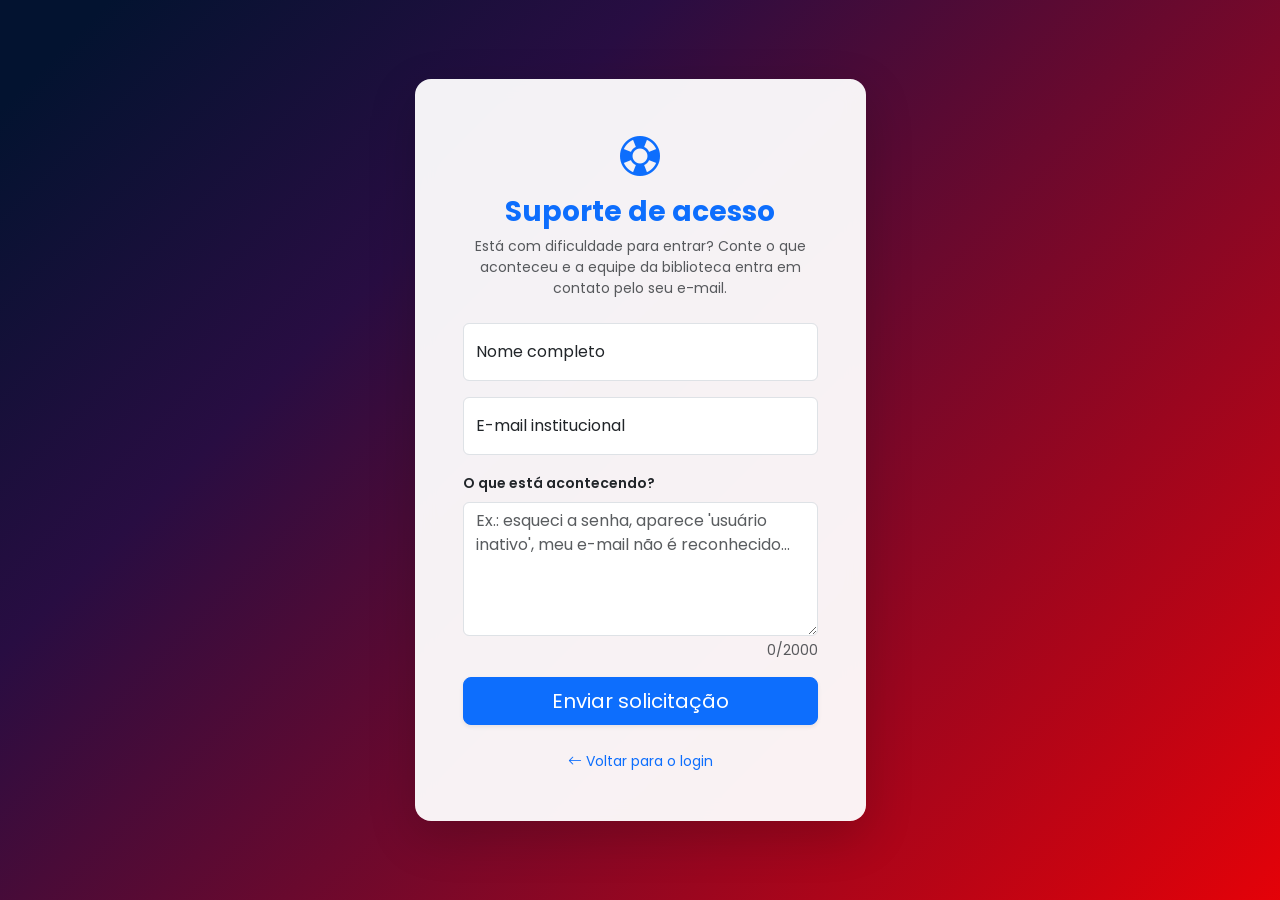
<file: suporte.html>
<!DOCTYPE html>
<html lang="pt-br">
<head>
    <meta charset="UTF-8">
    <meta name="viewport" content="width=device-width, initial-scale=1.0">
    <title>E-library | Suporte de acesso</title>
    <link href="https://cdn.jsdelivr.net/npm/bootstrap@5.3.0/dist/css/bootstrap.min.css" rel="stylesheet">
    <link rel="stylesheet" href="https://cdn.jsdelivr.net/npm/bootstrap-icons@1.11.1/font/bootstrap-icons.css">
    <link href="https://fonts.googleapis.com/css2?family=Poppins:wght@300;400;600&display=swap" rel="stylesheet">
    <link rel="stylesheet" href="style.css">
</head>
<body class="d-flex align-items-center py-4 bg-light">

    <div class="container">
        <div class="row justify-content-center">
            <div class="col-12 col-md-8 col-lg-5">

                <div class="card shadow-lg border-0 rounded-4">
                    <div class="card-body p-5">

                        <header class="mb-4 text-center">
                            <i class="bi bi-life-preserver text-primary" style="font-size: 2.5rem;"></i>
                            <h1 class="h3 fw-bold text-primary mt-2">Suporte de acesso</h1>
                            <p class="text-muted small mb-0">Está com dificuldade para entrar? Conte o que aconteceu e a equipe da biblioteca entra em contato pelo seu e-mail.</p>
                        </header>

                        <form id="formSuporte" novalidate>
                            <div class="form-floating mb-3">
                                <input type="text" class="form-control" id="nome" placeholder="Nome completo" maxlength="120" required>
                                <label for="nome">Nome completo</label>
                            </div>

                            <div class="form-floating mb-3">
                                <input type="email" class="form-control" id="email" placeholder="nome@fatec.sp.gov.br" maxlength="160" required>
                                <label for="email">E-mail institucional</label>
                            </div>

                            <div class="mb-3">
                                <label for="descricao" class="form-label fw-semibold small">O que está acontecendo?</label>
                                <textarea class="form-control" id="descricao" rows="5" maxlength="2000" placeholder="Ex.: esqueci a senha, aparece 'usuário inativo', meu e-mail não é reconhecido..." required></textarea>
                                <div class="form-text text-end"><span id="contador">0</span>/2000</div>
                            </div>

                            <!-- Campo escondido: só robôs preenchem -->
                            <div style="position:absolute; left:-9999px;" aria-hidden="true">
                                <label for="website">Não preencha este campo</label>
                                <input type="text" id="website" tabindex="-1" autocomplete="off">
                            </div>

                            <button type="submit" id="btnEnviar" class="btn btn-primary btn-lg w-100 shadow-sm">Enviar solicitação</button>
                        </form>

                        <div id="sucesso" class="text-center d-none">
                            <i class="bi bi-check-circle-fill text-success" style="font-size: 3rem;"></i>
                            <h2 class="h5 fw-bold mt-3">Solicitação enviada!</h2>
                            <p class="text-muted" id="mensagemSucesso"></p>
                        </div>

                        <div class="text-center mt-4">
                            <a href="index.html" class="text-decoration-none small"><i class="bi bi-arrow-left me-1"></i>Voltar para o login</a>
                        </div>

                    </div>
                </div>

            </div>
        </div>
    </div>

    <script src="api.js"></script>
    <script>
        const descricao = document.getElementById('descricao');
        descricao.addEventListener('input', () => {
            document.getElementById('contador').textContent = descricao.value.length;
        });

        document.getElementById('formSuporte').addEventListener('submit', async (event) => {
            event.preventDefault();

            const nome = document.getElementById('nome').value.trim();
            const email = document.getElementById('email').value.trim();
            const texto = descricao.value.trim();
            const botao = document.getElementById('btnEnviar');

            if (nome.length < 3) { alert('Informe o seu nome completo.'); return; }
            if (!/^[^@\s]+@[^@\s]+\.[^@\s]+$/.test(email)) { alert('Informe um e-mail institucional válido.'); return; }
            if (texto.length < 10) { alert('Descreva o problema com pelo menos 10 caracteres.'); return; }

            botao.disabled = true;
            botao.textContent = 'Enviando...';

            // O servidor gratuito pode demorar a "acordar" na primeira visita
            const aviso = setTimeout(() => { botao.textContent = 'Acordando o servidor...'; }, 4000);

            try {
                const resposta = await fetch(`${API_URL}/api/suporte/acesso`, {
                    method: 'POST',
                    headers: { 'Content-Type': 'application/json' },
                    body: JSON.stringify({
                        nome, email, descricao: texto,
                        website: document.getElementById('website').value
                    })
                });

                const retorno = await resposta.text();

                if (resposta.ok) {
                    document.getElementById('formSuporte').classList.add('d-none');
                    document.getElementById('mensagemSucesso').textContent = retorno;
                    document.getElementById('sucesso').classList.remove('d-none');
                } else {
                    alert(retorno || 'Não foi possível enviar agora. Tente novamente em instantes.');
                }
            } catch (erro) {
                alert('Não foi possível conectar ao servidor. Tente novamente em instantes.');
            } finally {
                clearTimeout(aviso);
                botao.disabled = false;
                botao.textContent = 'Enviar solicitação';
            }
        });
    </script>
</body>
</html>
</file>
<file: style.css>
* {
    box-sizing: border-box;
}

body {
    margin: 0;
    padding: 0;
    min-height: 100vh;
    background: linear-gradient(135deg, #031330 5%, #280d42 30%, #ff0000 110%) !important;
    background-attachment: fixed; 
    flex-direction: column; 
    align-items: center;
    justify-content: center;
    font-family: 'Poppins', sans-serif;
}

body:has(.profile-header) {
    justify-content: flex-start;
    background: #f4f7f6 !important; 
}

.profile-header {
    background: linear-gradient(135deg, #031330 5%, #280d42 30%, #ff0000 200%);
    width: 100%;
    min-height: 250px;
    border-radius: 0 0 50% 50% / 0 0 20% 20%;
    display: flex;
    flex-direction: column;
    align-items: center;
    justify-content: center;
    color: white;
    padding-bottom: 50px;
}

.avatar-wrapper {
    width: 130px;
    height: 130px;
    background: white;
    border-radius: 50%;
    display: flex;
    align-items: center;
    justify-content: center;
    margin-bottom: -65px; 
    box-shadow: 0 10px 25px rgba(0,0,0,0.1);
    border: 5px solid white;
    z-index: 10;
}

.avatar-wrapper i {
    font-size: 4rem;
    color: #0a2350;
}

.info-card {
    border: none !important;
    border-radius: 20px !important;
    background-color: white;
    box-shadow: 0 10px 30px rgba(0,0,0,0.05);
    transition: transform 0.3s ease;
}

.info-card:hover {
    transform: translateY(-5px);
}

.label-custom {
    color: #6c757d;
    font-size: 0.75rem;
    text-transform: uppercase;
    letter-spacing: 1px;
    font-weight: 700;
    margin-bottom: 2px;
}

.value-custom {
    color: #031330;
    font-weight: 600;
    font-size: 1.05rem;
    display: block;
}

.card {
    backdrop-filter: blur(10px);
    background-color: rgba(255, 255, 255, 0.95);
}

.btn-rounded {
    border-radius: 50px;
    padding: 10px 30px;
    font-weight: 600;
}

.sidebar { 
    min-height: 100vh; 
    background: linear-gradient(180deg, #1e3a8a 0%, #dc3545 100%); 
    color: white; 
    position: fixed; 
    width: 260px; 
}
</file>
